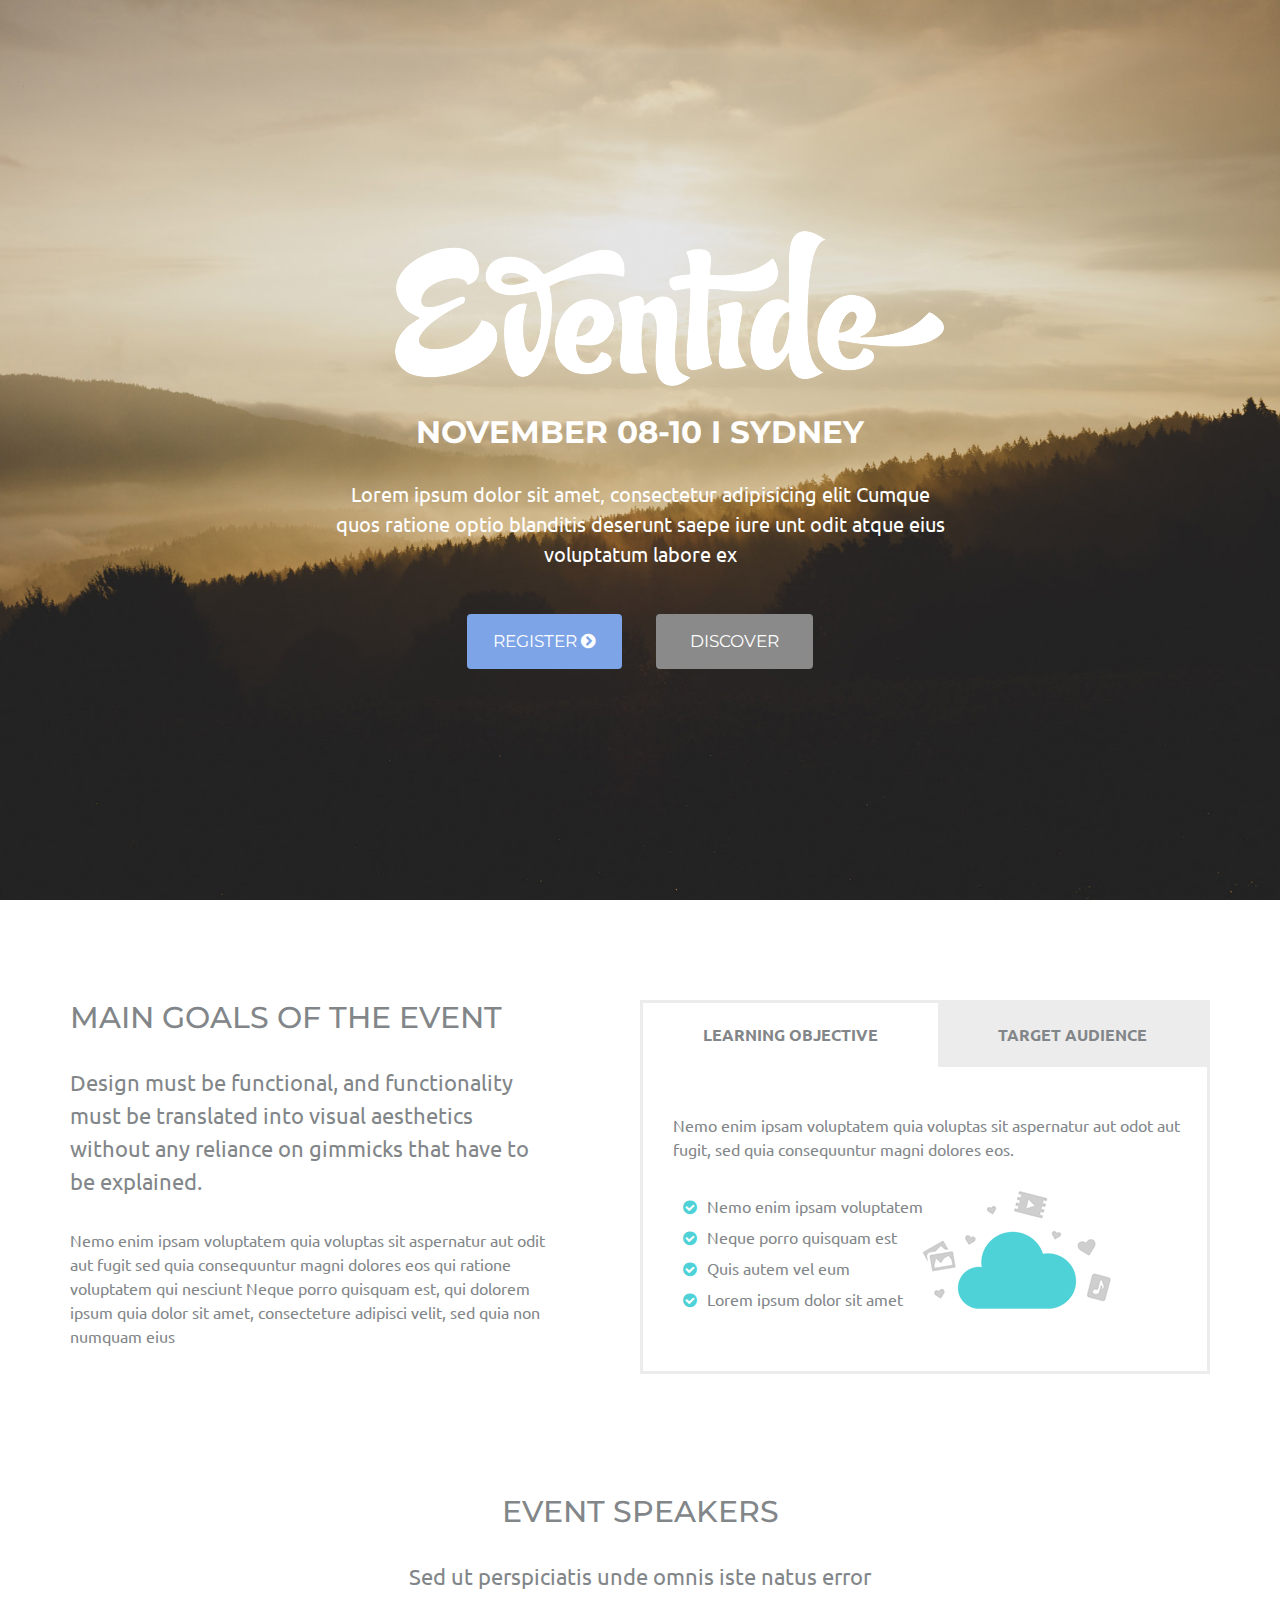
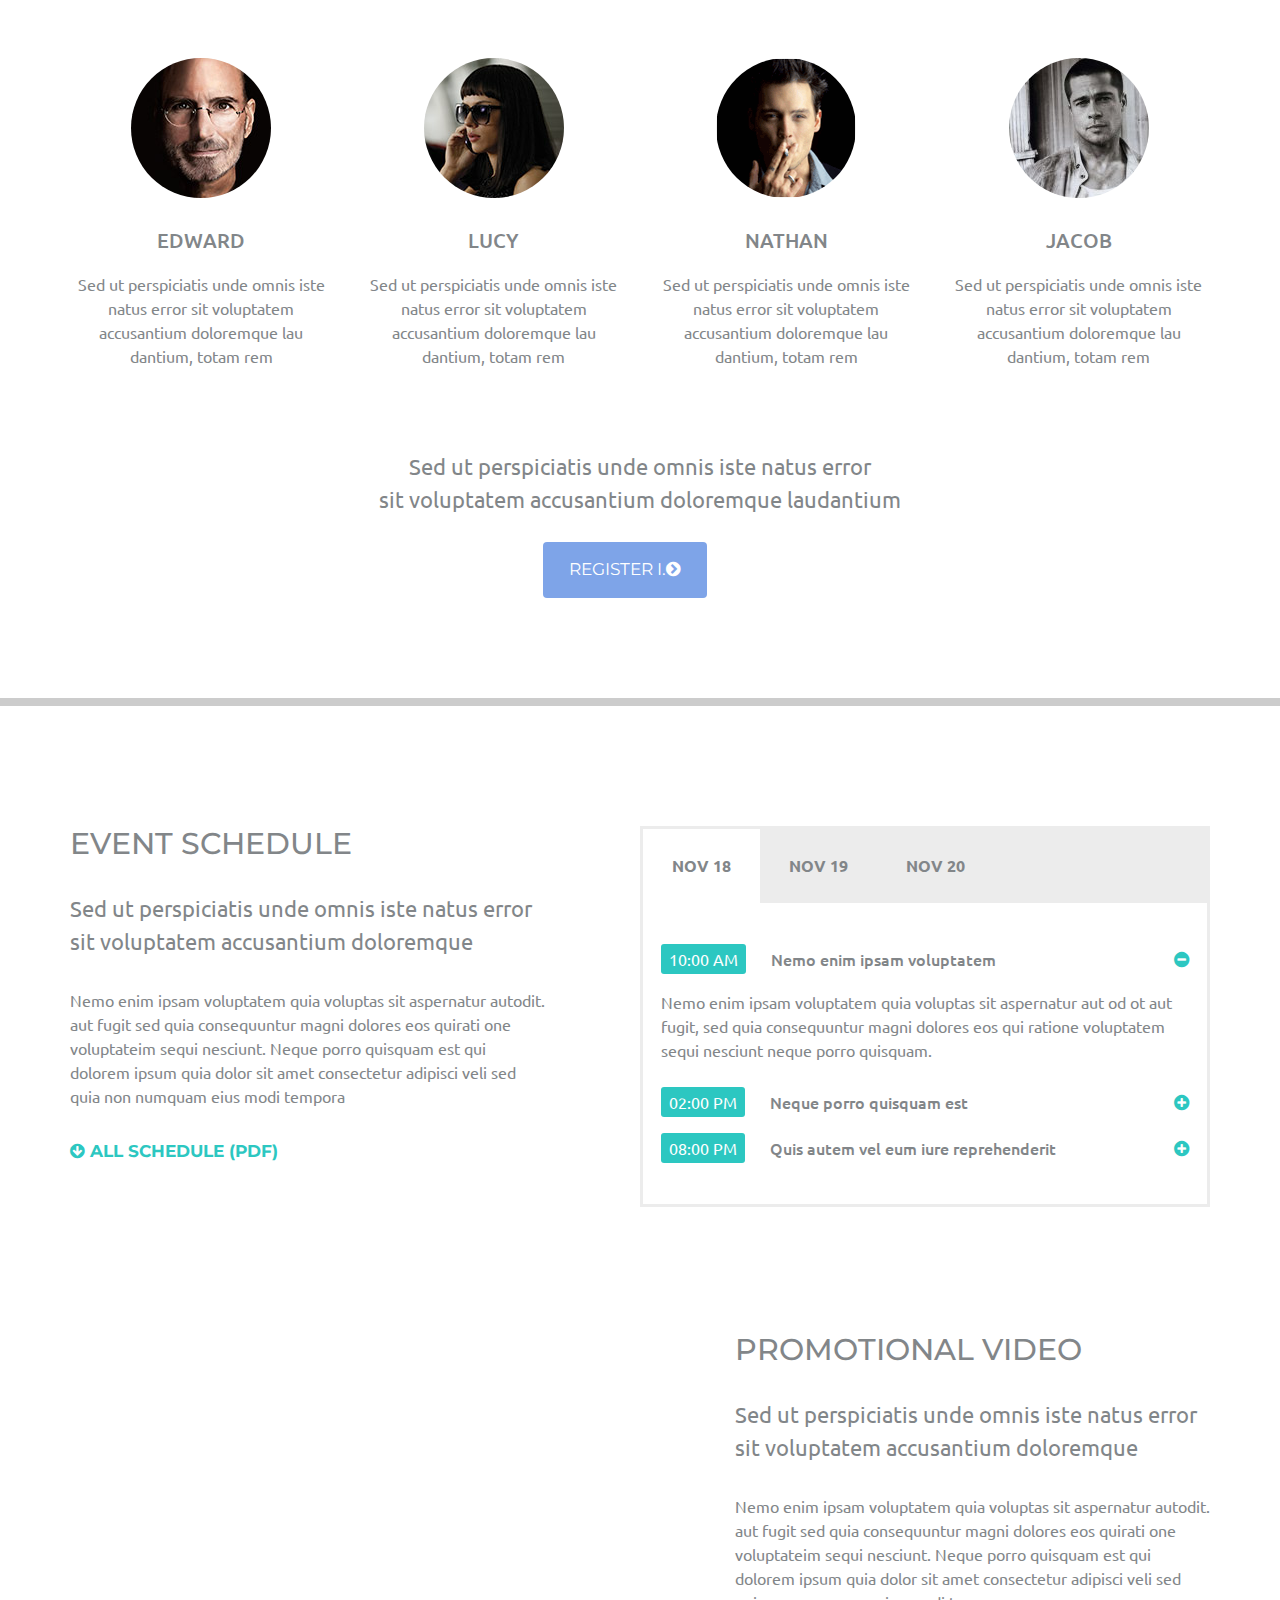
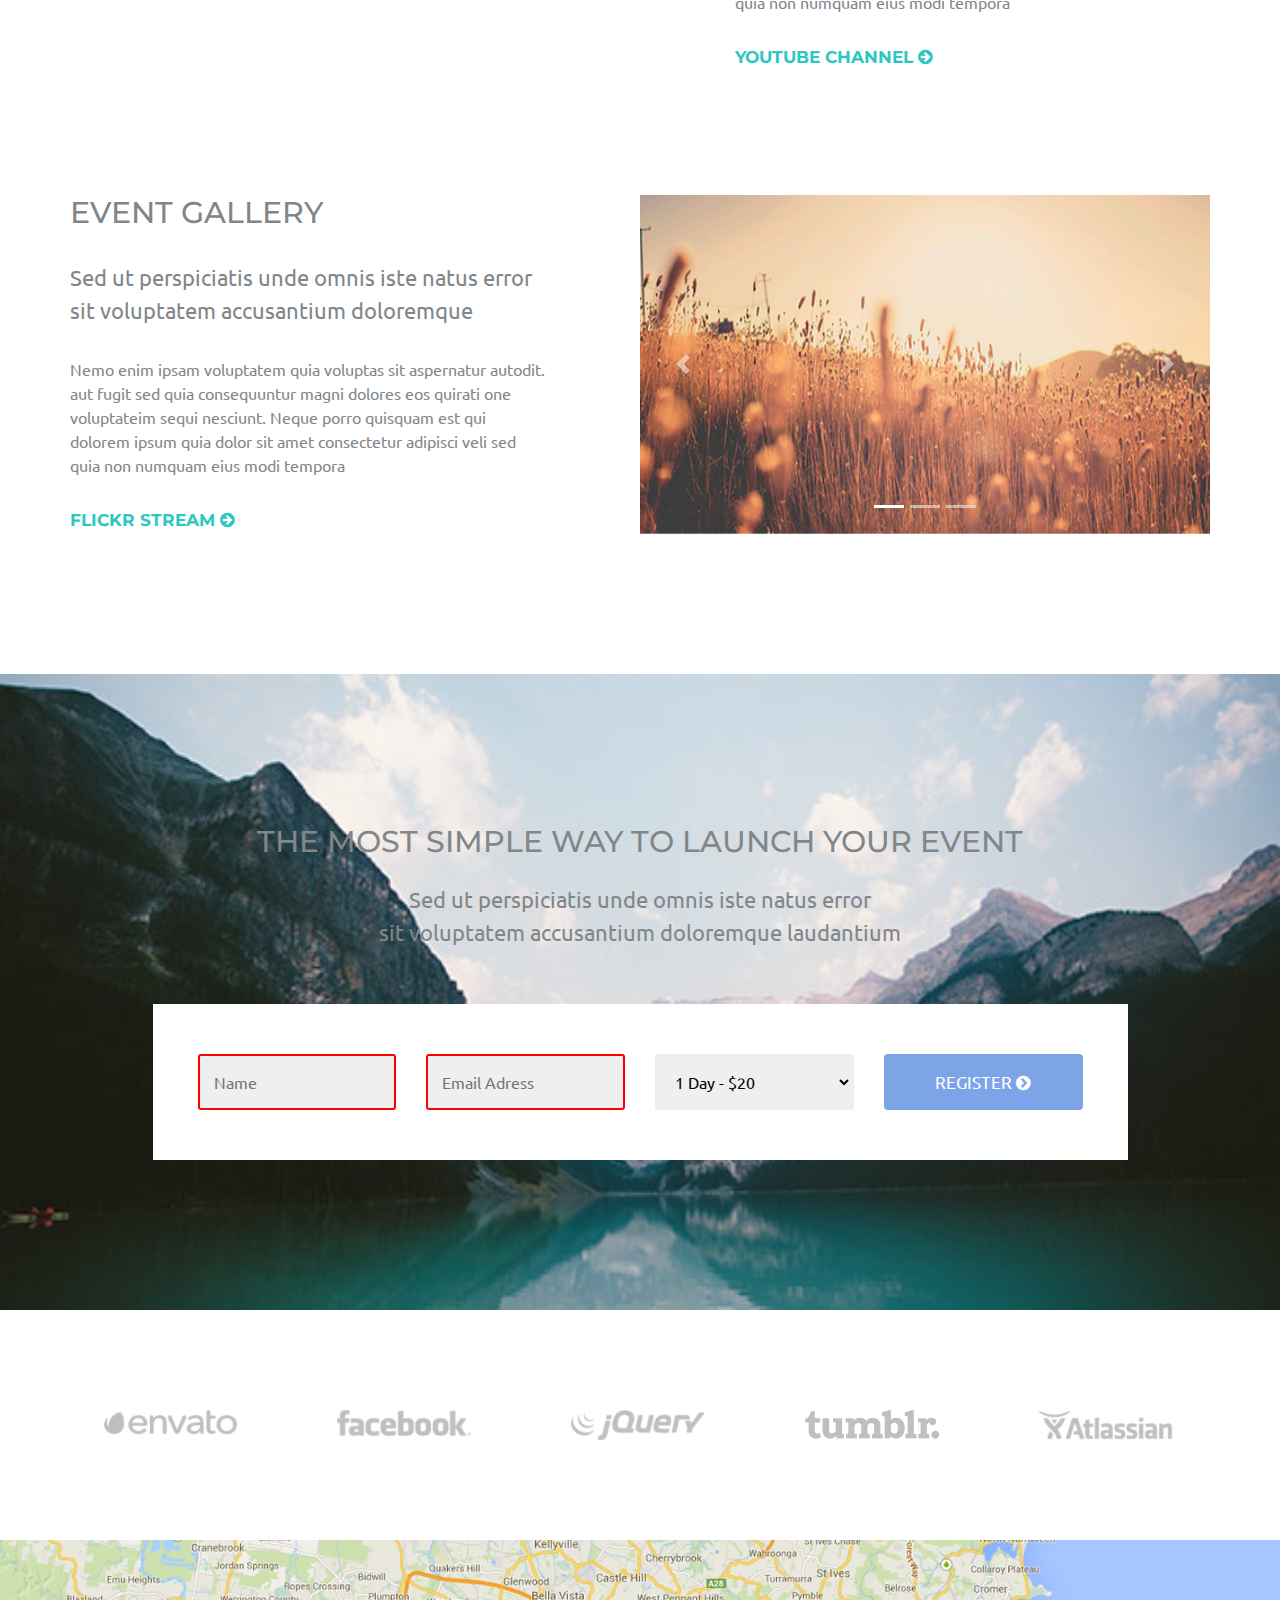
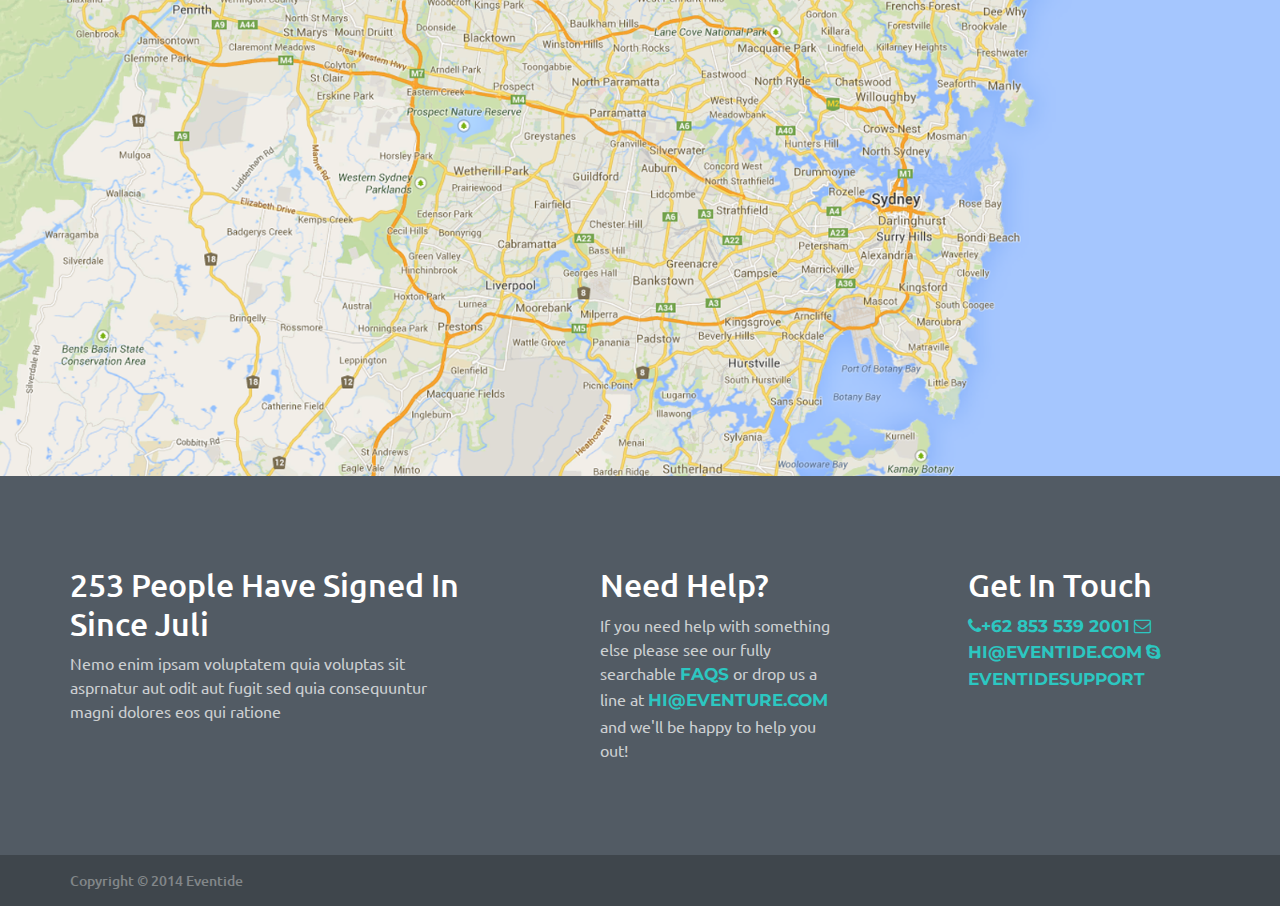
<file: Eventide-Grid/index.html>
<!DOCTYPE html>
<html lang="en">
<head>
	<meta charset="UTF-8">
	<title>Eventide</title>


	<link rel="stylesheet" href="libs/font-awesome-4.7.0/css/font-awesome.min.css">
	<link href="https://fonts.googleapis.com/css?family=Montserrat:200,300,400,500,600,700,800,900|Ubuntu:300,400,500,700" rel="stylesheet">
</head>
<body>

	<header class="header">
		<div class="header_text">
			<img class="header_logo" src="img/logo.png">
			<h1 class="header_title">NOVEMBER 08-10 I SYDNEY
			</h1>
			<p class="header_desc">Lorem ipsum dolor sit amet, consectetur adipisicing elit Cumque quos ratione optio  blanditis deserunt saepe iure unt odit atque eius voluptatum labore ex </p>
			<a href="#" class="btn-blue">REGISTER <i class="fa fa-chevron-circle-right"></i></a>
			<a href="#" class="btn-default">DISCOVER</a>
		</div>
	</header>
	<section class="section_top">
		<div class="wrap">
			<div class="main_event">
				<div class="left">
					<h2 class="h2">MAIN GOALS OF THE EVENT</h2>
					<p class="large">
						Design must be functional, and functionality must be translated into visual aesthetics without any reliance on gimmicks that have to be explained.
					</p>
					<p>
						Nemo enim ipsam voluptatem quia voluptas sit aspernatur aut odit aut fugit sed quia consequuntur magni dolores eos qui ratione voluptatem qui nesciunt Neque porro quisquam est, qui dolorem ipsum quia dolor sit amet, consecteture adipisci velit, sed quia non numquam eius
					</p>
				</div>
				<div class="right">
					<div class="tabs">
						<ul class="menu-tabs">
							<li><a href="#" class="active">LEARNING OBJECTIVE</a></li>
							<li><a href="#">TARGET AUDIENCE</a></li>
						</ul>
						<div class="tab-content">
							<div class="tab-box">
								<p class="desc">Nemo enim ipsam voluptatem quia voluptas sit aspernatur aut odot aut fugit, sed quia consequuntur magni dolores eos.</p>
								<div class="list-image">
									<ul class="list-tab">
										<li>Nemo enim ipsam voluptatem</li>
										<li>Neque porro quisquam est</li>
										<li>Quis autem vel eum</li>
										<li>Lorem ipsum dolor sit amet</li>
									</ul>
									<img class="tab-img" src="img/tab_img.png">
								</div>
							</div>
						</div>
					</div>
				</div>
			</div>
			<div class="event_speakers">
				<h2 class="h2">EVENT SPEAKERS</h2>
				<p class="large">Sed ut perspiciatis unde omnis iste natus error </p>
			</div>
			<div class="event_icon">
				<div class="box">
					<div class="image-icon">
						<div class="icon"><i class="fa fa-twitter"></i></div>
						<div class="image"><img src="img/jobs.jpg" alt=""></div>
						<h3 class="h3">Edward</h3>
					</div>
					<p class="desc">
						Sed ut perspiciatis unde omnis iste natus error sit voluptatem accusantium doloremque lau dantium, totam rem
					</p>
				</div>
				<div class="box">
					<div class="image-icon">
						<div class="icon"><i class="fa fa-twitter"></i></div>
						<div class="image"><img src="img/lucy.jpg" alt=""></div>
						<h3 class="h3">LUCY</h3>
					</div>
					<p class="desc">
						Sed ut perspiciatis unde omnis iste natus error sit voluptatem accusantium doloremque lau dantium, totam rem
					</p>
				</div>
				<div class="box">
					<div class="image-icon">
						<div class="icon"><i class="fa fa-twitter"></i></div>
						<div class="image"><img src="img/natan.gif" alt=""></div>
						<h3 class="h3">NATHAN</h3>
					</div>
					<p class="desc">
						Sed ut perspiciatis unde omnis iste natus error sit voluptatem accusantium doloremque lau dantium, totam rem
					</p>
				</div>
				<div class="box">
					<div class="image-icon">
						<div class="icon"><i class="fa fa-twitter"></i></div>
						<div class="image"><img src="img/brad.jpg" alt=""></div>
						<h3 class="h3">JACOB</h3>
					</div>
					<p class="desc">
						Sed ut perspiciatis unde omnis iste natus error sit voluptatem accusantium doloremque lau dantium, totam rem
					</p>
				</div>
			</div>
			<div class="event_text_btn">
				<p class="large">
					Sed ut perspiciatis unde omnis iste natus error <br>sit voluptatem accusantium doloremque laudantium
				</p>
				<a href="#" class="btn-blue">register i.<fa class="fa fa-chevron-circle-right"></fa></a>
			</div>
		</div>
	</section>

	<section class="section_center">
		<div class="wrap">
			<div class="boxes">
				<div class="box">
					<h2 class="h2">EVENT schedule</h2>
					<p class="large">Sed ut perspiciatis unde omnis iste natus error sit voluptatem accusantium doloremque</p>
					<p>Nemo enim ipsam voluptatem quia voluptas sit aspernatur
					autodit. aut fugit sed quia consequuntur magni dolores eos quirati one voluptateim sequi nesciunt. Neque porro quisquam est qui dolorem ipsum quia dolor sit amet consectetur adipisci veli sed quia non numquam eius modi tempora </p>
					<a class="link" href="">
						<i class="fa fa-arrow-circle-down" aria-hidden="true"></i>
						ALL Schedule (PDF)
					</a>
				</div>
				<div class="box">
					<div class="event_schedule_tabs">
						<ul class="menu_tabs">
							<li><a href="#" class="active">NOV 18</a></li>
							<li><a href="#">NOV 19</a></li>
							<li><a href="#">NOV 20</a></li>
						</ul>
						<div class="tab_content">
							<div class="tab_box">
								<ul>
									<li>10:00 AM</li>
									<li>Nemo enim ipsam voluptatem</li>
									<li><i class="fa fa-minus-circle" aria-hidden="true"></i></li>
								</ul>
								<p class="desc">Nemo enim ipsam voluptatem quia voluptas sit aspernatur aut od
									ot aut fugit, sed quia consequuntur magni dolores eos qui ratione voluptatem sequi nesciunt neque porro quisquam.
								</p>
								<ul>
									<li>02:00 PM</li>
									<li>Neque porro quisquam est</li>
									<li><i class="fa fa-plus-circle" aria-hidden="true"></i></li>
								</ul>
								<ul>
									<li>08:00 PM</li>
									<li>Quis autem vel eum iure reprehenderit</li>
									<li><i class="fa fa-plus-circle" aria-hidden="true"></i></li>
								</ul>
							</div>
						</div>
					</div>
				</div>
				<div class="box">
					<iframe width="100%" height="100%" src="https://www.youtube.com/embed/lqB6KUX7MyM" frameborder="0" allow="autoplay; encrypted-media" allowfullscreen></iframe>
				</div>
				<div class="box">
					<h2 class="h2">PROMOTIONAL VIDEO</h2>
					<p class="large">Sed ut perspiciatis unde omnis iste natus error sit voluptatem accusantium doloremque</p>
					<p>Nemo enim ipsam voluptatem quia voluptas sit aspernatur
					autodit. aut fugit sed quia consequuntur magni dolores eos quirati one voluptateim sequi nesciunt. Neque porro quisquam est qui dolorem ipsum quia dolor sit amet consectetur adipisci veli sed quia non numquam eius modi tempora </p>
					<a class="link" href="">
						YOUTUBE CHANNEL
						<i class="fa fa-arrow-circle-right" aria-hidden="true"></i>
					</a>
				</div>
				<div class="box">
					<h2 class="h2">event gallery</h2>
					<p class="large">Sed ut perspiciatis unde omnis iste natus error sit voluptatem accusantium doloremque</p>
					<p>Nemo enim ipsam voluptatem quia voluptas sit aspernatur
					autodit. aut fugit sed quia consequuntur magni dolores eos quirati one voluptateim sequi nesciunt. Neque porro quisquam est qui dolorem ipsum quia dolor sit amet consectetur adipisci veli sed quia non numquam eius modi tempora </p>
					<a class="link" href="">
						FLICKR STREAM
						<i class="fa fa-arrow-circle-right" aria-hidden="true"></i>
					</a>
				</div>
				<div class="box">
					<div id="carouselExampleIndicators" class="carousel slide" data-ride="carousel">
						<ol class="carousel-indicators">
							<li data-target="#carouselExampleIndicators" data-slide-to="0" class="active"></li>
							<li data-target="#carouselExampleIndicators" data-slide-to="1"></li>
							<li data-target="#carouselExampleIndicators" data-slide-to="2"></li>
						</ol>
						<div class="carousel-inner">
							<div class="carousel-item active">
								<img src="img/slider1.jpg" alt="First slide">
							</div>
							<div class="carousel-item">
								<img src="img/slider4.jpg" alt="Second slide">
							</div>
							<div class="carousel-item">
								<img src="img/slider3.jpg" alt="Third slide">
							</div>
						</div>
						<a class="carousel-control-prev" href="#carouselExampleIndicators" role="button" data-slide="prev">
							<span class="carousel-control-prev-icon" aria-hidden="true"></span>
							<span class="sr-only">Previous</span>
						</a>
						<a class="carousel-control-next" href="#carouselExampleIndicators" role="button" data-slide="next">
							<span class="carousel-control-next-icon" aria-hidden="true"></span>
							<span class="sr-only">Next</span>
						</a>
					</div>
				</div>
			</div>
		</div>
	</section>

	<section class="section_bottom">
		<h2 class="h2">THE MOST SIMPLE WAY TO LAUNCH YOUR EVENT</h2>
		<p class="large">Sed ut perspiciatis unde omnis iste natus error <br> sit voluptatem accusantium doloremque laudantium</p>
		<form>
			<div class="entry">
				<div class="inp">
					<input type="text" name="Name" placeholder="Name" required>
					<i class="fa fa-check-circle"></i>
				</div>
				<div class="inp">
					<input type="email" name="Email Adress" placeholder="Email Adress" required>
					<i class="fa fa-check-circle"></i>
				</div>
				<select title="Choose date of your birth" style="width: auto;">
					<option>1 Day - $20</option>
					<option>2 Day - $25</option>
					<option>3 Day - $40</option>
				</select>
				<button type="submit" class="btn-blue">REGISTER <i class="fa fa-chevron-circle-right"></i></button>
			</div>
		</form>
	</section>
	<div class="sponsors">
		<div class="slider owl-carousel">
			<div class="spon"><img src="img/sponsor_envato.png" alt=""></div>
			<div class="spon"><img src="img/sponsor_facebook.png" alt=""></div>
			<div class="spon"><img src="img/sponsor_jquery.png" alt=""></div>
			<div class="spon"><img src="img/sponsor_tumblr.png" alt=""></div>
			<div class="spon"><img src="img/sponsor_atlassian.png" alt=""></div>
		</div>
	</div>

	<div class="map">
		<img src="img/Map Here.png">
	</div>

	<section class="footer">
		<div class="wrap">
			<div class="stat">
				<h2>253 People Have Signed In Since Juli</h2>
				<p>Nemo enim ipsam voluptatem quia voluptas sit asprnatur aut odit aut fugit sed quia consequuntur magni dolores eos qui ratione</p>
			</div>
			<div class="help">
				<h2>Need Help?</h2>
				<p>If you need help with something else please see our fully searchable <a class="link" href="#">FAQs</a> or drop us a line at <a class="link" href="#">hi@eventure.com</a> and we'll be happy to help you out!</p>
			</div>
			<div class="contacts">
				<h2>Get In Touch</h2>
				<a href="#" class="link"><i class="fa fa-phone"></i>+62 853 539 2001</a>
				<a href="#" class="link"><i class="fa fa-envelope-o"></i>hi@eventide.com</a>
				<a href="#" class="link"><i class="fa fa-skype"></i>Eventidesupport</a>
			</div>
		</div>
	</section>

	<div class="copyright">
		<div class="wrap">Copyright © 2014 Eventide</div>
	</div>

	<link rel="stylesheet" href="libs/bootstrap-4.0.0/css/bootstrap.min.css">
	<link rel="stylesheet" href="libs/OwlCarousel2-2.2.1/dist/assets/owl.carousel.min.css">
	<link rel="stylesheet" href="css/style.css">

	<script src="libs/jquery/jquery-3.2.1.min.js"></script>
	<script src="libs/OwlCarousel2-2.2.1/dist/owl.carousel.min.js"></script>
	<script src="libs/bootstrap-4.0.0/js/popper.min.js"></script>
	<script src="libs/bootstrap-4.0.0/js/bootstrap.min.js"></script>

	<script>
		$('.slider').owlCarousel({
			items: 5,
			loop: true
		});
	</script>
	<script>document.write('<script src="http://' + (location.host || 'localhost').split(':')[0] + ':35729/livereload.js?snipver=1"></' + 'script>')</script>
</body>
</html>
</file>
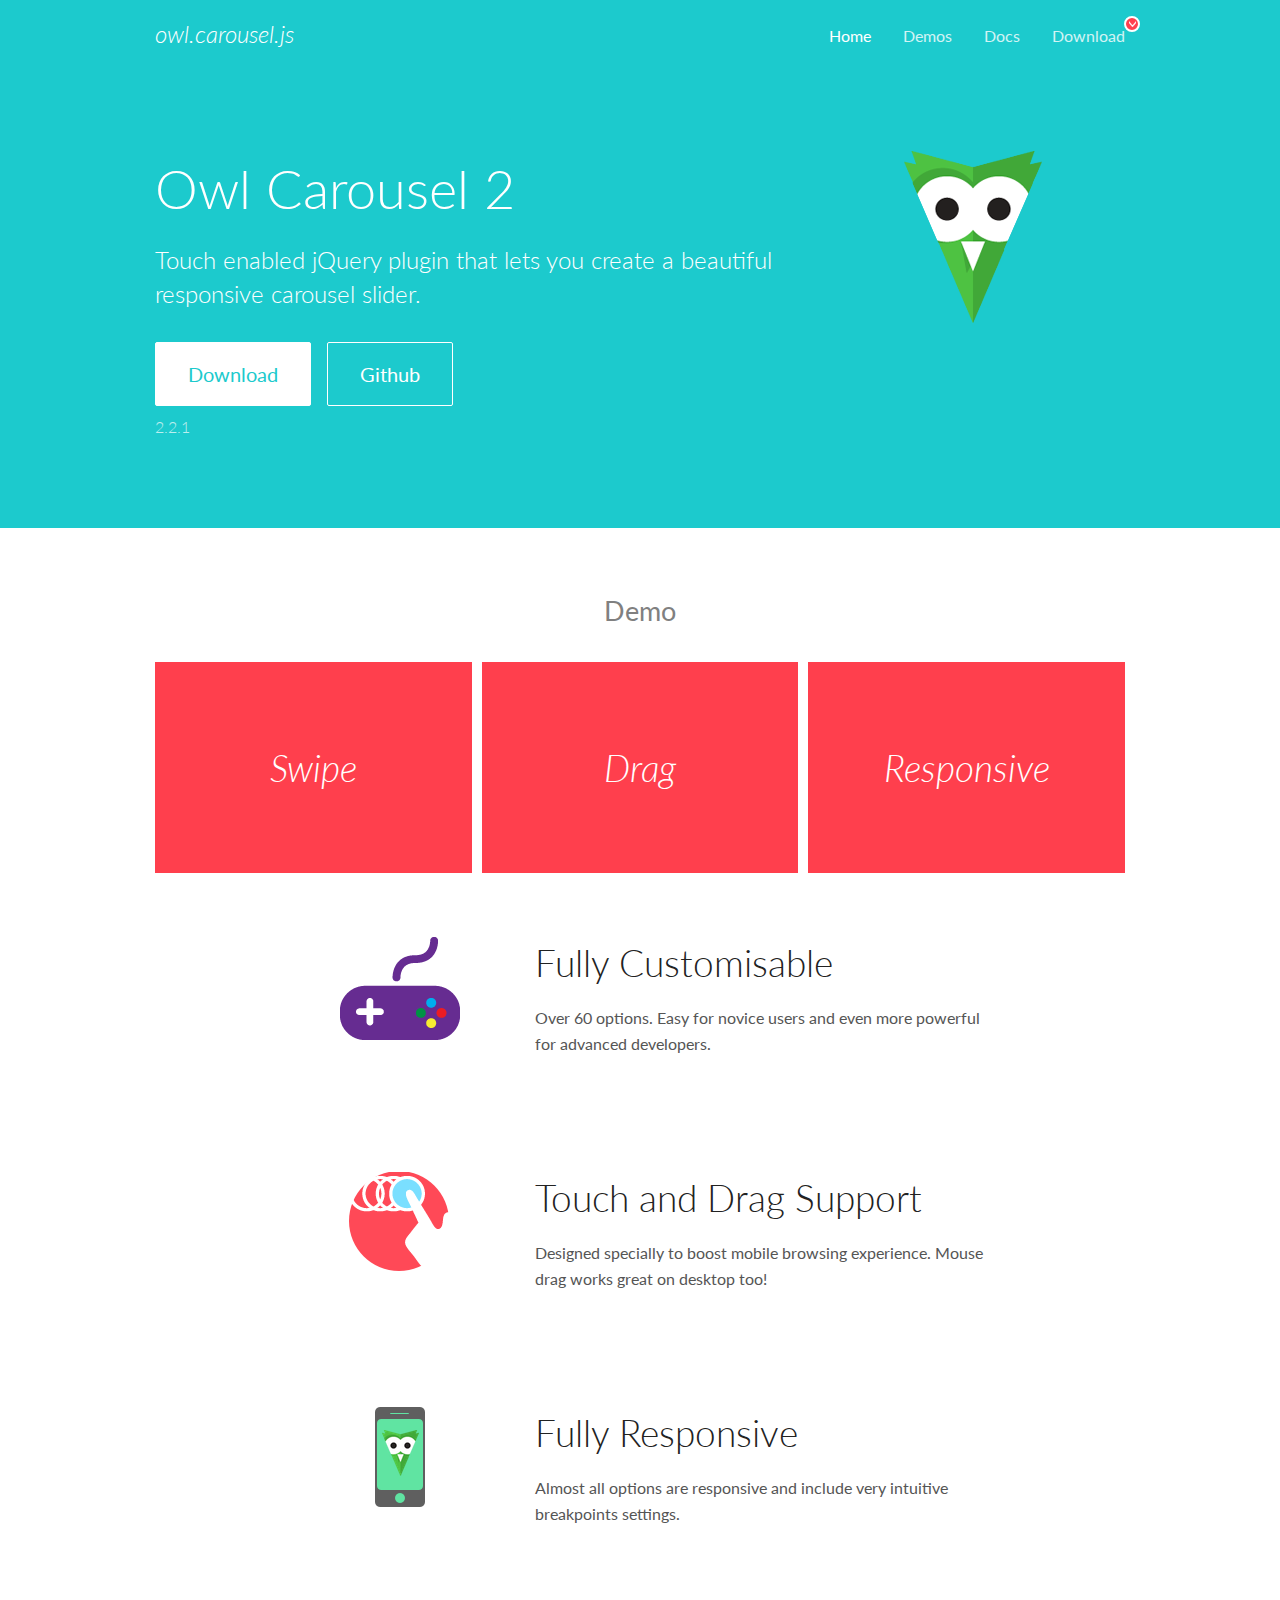
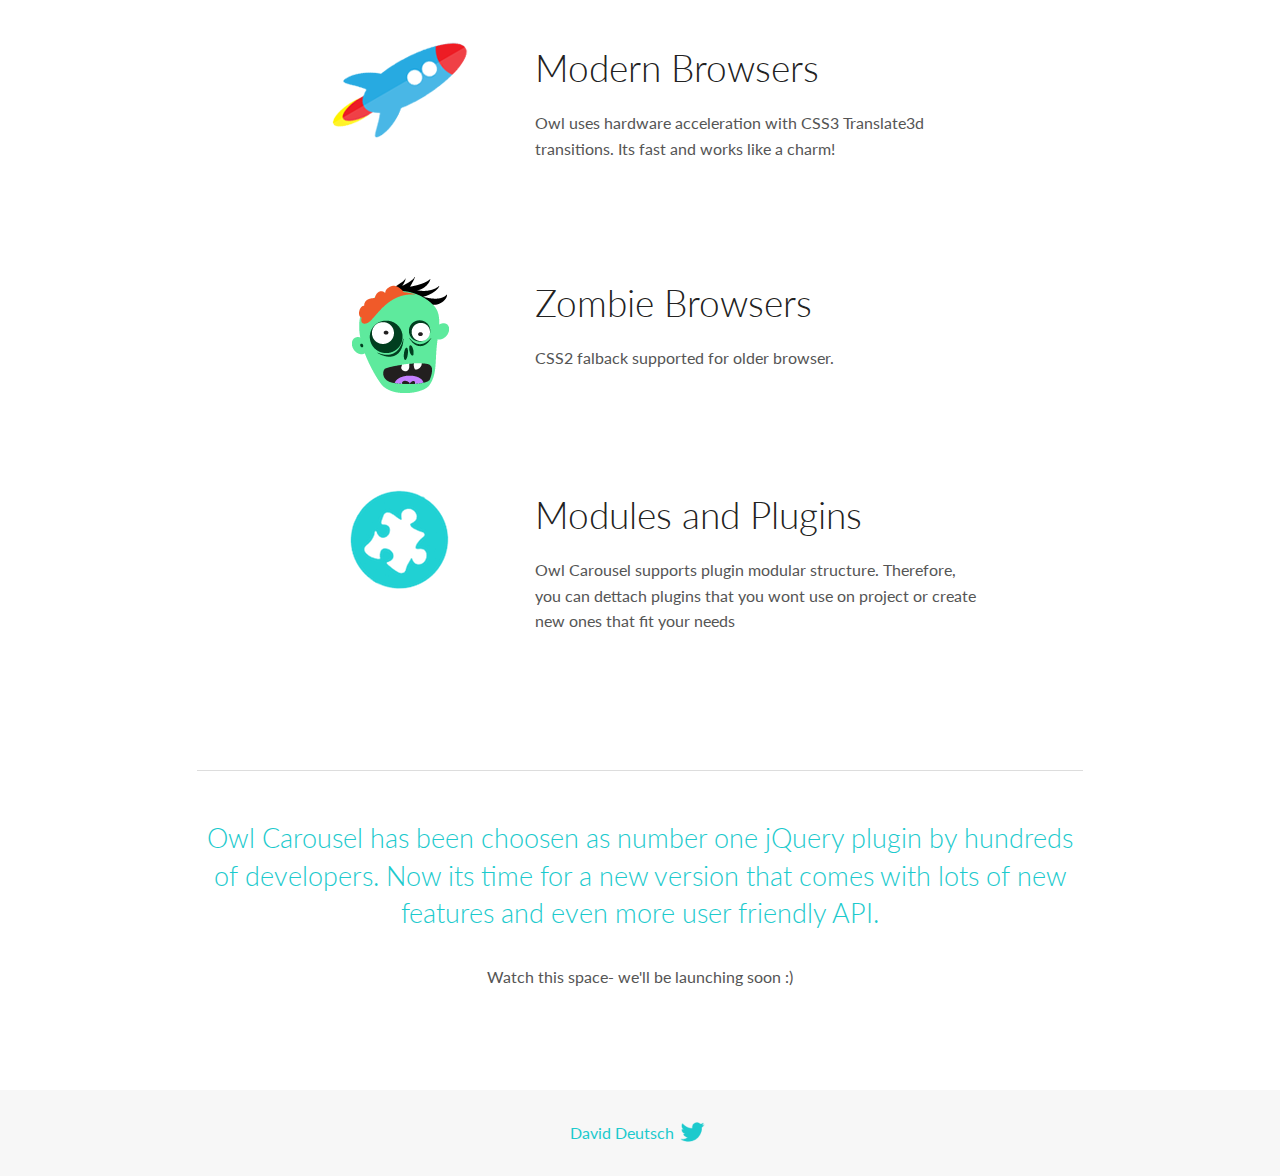
<file: Eventide-Grid/libs/OwlCarousel2-2.2.1/docs/index.html>
<!DOCTYPE html>
<html lang="en">
  <head>

    <!-- head -->
    <meta charset="utf-8">
    <meta name="msapplication-tap-highlight" content="no" />
    <meta name="viewport" content="width=device-width, initial-scale=1.0" />
    <meta name="description" content="Touch enabled jQuery plugin that lets you create beautiful responsive carousel slider.">
    <meta name="author" content="David Deutsch">
    <title>
      Home | Owl Carousel | 2.2.1
    </title>

    <!-- Stylesheets -->
    <link href='https://fonts.googleapis.com/css?family=Lato:300,400,700,400italic,300italic' rel='stylesheet' type='text/css'>
    <link rel="stylesheet" href="assets/css/docs.theme.min.css">

    <!-- Owl Stylesheets -->
    <link rel="stylesheet" href="assets/owlcarousel/assets/owl.carousel.min.css">
    <link rel="stylesheet" href="assets/owlcarousel/assets/owl.theme.default.min.css">

    <!-- HTML5 shim and Respond.js IE8 support of HTML5 elements and media queries -->

    <!--[if lt IE 9]>
      <script src="https://oss.maxcdn.com/libs/html5shiv/3.7.0/html5shiv.js"></script>
      <script src="https://oss.maxcdn.com/libs/respond.js/1.3.0/respond.min.js"></script>
    <![endif]-->

    <!-- Favicons -->
    <link rel="apple-touch-icon-precomposed" sizes="144x144" href="assets/ico/apple-touch-icon-144-precomposed.png">
    <link rel="shortcut icon" href="assets/ico/favicon.png">
    <link rel="shortcut icon" href="favicon.ico">

    <!-- Yeah i know js should not be in header. Its required for demos.-->

    <!-- javascript -->
    <script src="assets/vendors/jquery.min.js"></script>
    <script src="assets/owlcarousel/owl.carousel.js"></script>
  </head>
  <body>

    <!-- header -->
    <header class="header">
      <div class="row">
        <div class="large-12 columns">
          <div class="brand left">
            <h3>
              <a href="/OwlCarousel2/">owl.carousel.js</a> 
            </h3>
          </div>
          <a id="toggle-nav" class="right">
            <span></span> <span></span> <span></span> 
          </a> 
          <div class="nav-bar">
            <ul class="clearfix">
              <li class="active">
                <a href="/OwlCarousel2/index.html">Home</a> 
              </li>
              <li> <a href="/OwlCarousel2/demos/demos.html">Demos</a>  </li>
              <li> <a href="/OwlCarousel2/docs/started-welcome.html">Docs</a>  </li>
              <li>
                <a href="https://github.com/OwlCarousel2/OwlCarousel2/archive/2.2.1.zip">Download</a> 
                <span class="download"></span> 
              </li>
            </ul>
          </div>
        </div>
      </div>
    </header>

    <!-- home panel -->
    <section id="hero">
      <div class="row">
        <div class="large-8 medium-8 columns">
          <h1>Owl Carousel 2</h1>
          <h4>Touch enabled jQuery plugin that lets you create a beautiful responsive carousel slider.</h4>
          <a href="https://github.com/OwlCarousel2/OwlCarousel2/archive/2.2.1.zip" class="hero-button">Download</a> 
          <a href="https://github.com/OwlCarousel2/OwlCarousel2" class="hero-button outline">Github</a> 
          <p>2.2.1</p>
        </div>
        <div class="large-4 medium-4 columns">
          <img class="owl-logo" src="assets/img/owl-logo.png" alt="mr. Owl">
        </div>
      </div>
    </section>

    <!-- body -->
    <div class="home-demo">
      <div class="row">
        <div class="large-12 columns">
          <h3>Demo</h3>
          <div class="owl-carousel">
            <div class="item">
              <h2>Swipe</h2>
            </div>
            <div class="item">
              <h2>Drag</h2>
            </div>
            <div class="item">
              <h2>Responsive</h2>
            </div>
            <div class="item">
              <h2>CSS3</h2>
            </div>
            <div class="item">
              <h2>Fast</h2>
            </div>
            <div class="item">
              <h2>Easy</h2>
            </div>
            <div class="item">
              <h2>Free</h2>
            </div>
            <div class="item">
              <h2>Upgradable</h2>
            </div>
            <div class="item">
              <h2>Tons of options</h2>
            </div>
            <div class="item">
              <h2>Infinity</h2>
            </div>
            <div class="item">
              <h2>Auto Width</h2>
            </div>
          </div>
        </div>
      </div>
    </div>
    <script>
      var owl = $('.owl-carousel');
      owl.owlCarousel({
        margin: 10,
        loop: true,
        responsive: {
          0: {
            items: 1
          },
          600: {
            items: 2
          },
          1000: {
            items: 3
          }
        }
      })
    </script>

    <!-- features -->
    <div id="features">
      <div class="row">
        <div class="small-12 medium-9 small-centered columns">
          <section class="row feature">
            <div class="medium-4 small-12 columns">
              <img src="assets/img/feature-options.png" alt="">
            </div>
            <div class="medium-8 small-12 columns">
              <h2>Fully Customisable</h2>
              <p>Over 60 options. Easy for novice users and even more powerful for advanced developers.</p>
            </div>
          </section>
          <section class="row feature">
            <div class="medium-4 small-12 columns">
              <img src="assets/img/feature-drag.png" alt="">
            </div>
            <div class="medium-8 small-12 columns">
              <h2>Touch and Drag Support</h2>
              <p>Designed specially to boost mobile browsing experience. Mouse drag works great on desktop too!</p>
            </div>
          </section>
          <section class="row feature">
            <div class="medium-4 small-12 columns">
              <img src="assets/img/feature-responsive.png" alt="">
            </div>
            <div class="medium-8 small-12 columns">
              <h2>Fully Responsive</h2>
              <p>Almost all options are responsive and include very intuitive breakpoints settings.</p>
            </div>
          </section>
          <section class="row feature">
            <div class="medium-4 small-12 columns">
              <img src="assets/img/feature-modern.png" alt="">
            </div>
            <div class="medium-8 small-12 columns">
              <h2>Modern Browsers</h2>
              <p>Owl uses hardware acceleration with CSS3 Translate3d transitions. Its fast and works like a charm! </p>
            </div>
          </section>
          <section class="row feature">
            <div class="medium-4 small-12 columns">
              <img src="assets/img/feature-zombie.png" alt="">
            </div>
            <div class="medium-8 small-12 columns">
              <h2>Zombie Browsers</h2>
              <p>CSS2 falback supported for older browser.</p>
            </div>
          </section>
          <section class="row feature">
            <div class="medium-4 small-12 columns">
              <img src="assets/img/feature-module.png" alt="">
            </div>
            <div class="medium-8 small-12 columns">
              <h2>Modules and Plugins</h2>
              <p>Owl Carousel supports plugin modular structure. Therefore, you can dettach plugins that you wont use on project or create new ones that fit your needs</p>
            </div>
          </section>
        </div>
      </div>
    </div>

    <!-- footer -->
    <section id="teaser-text">
      <div class="row">
        <div class="small-12 medium-11 small-centered columns">
          <hr>
          <h3 id="owl-carousel-has-been-choosen-as-number-one-jquery-plugin-by-hundreds-of-developers-now-its-time-for-a-new-version-that-comes-with-lots-of-new-features-and-even-more-user-friendly-api-">Owl Carousel has been choosen as number one jQuery plugin by hundreds of developers. Now its time for a new version that comes with lots of new features and even more user friendly API.</h3>
          <p>Watch this space- we&#39;ll be launching soon :)</p>
        </div>
      </div>
    </section>

    <!-- footer -->
    <footer class="footer">
      <div class="row">
        <div class="large-12 columns">
          <h5>
            <a href="/OwlCarousel2/docs/support-contact.html">David Deutsch</a> 
            <a id="custom-tweet-button" href="https://twitter.com/share?url=https://github.com/OwlCarousel2/OwlCarousel2&text=Owl Carousel - This is so awesome! " target="_blank"></a> 
          </h5>
        </div>
      </div>
    </footer>

    <!-- vendors -->
    <script src="assets/vendors/highlight.js"></script>
    <script src="assets/js/app.js"></script>
  </body>
</html>
</file>
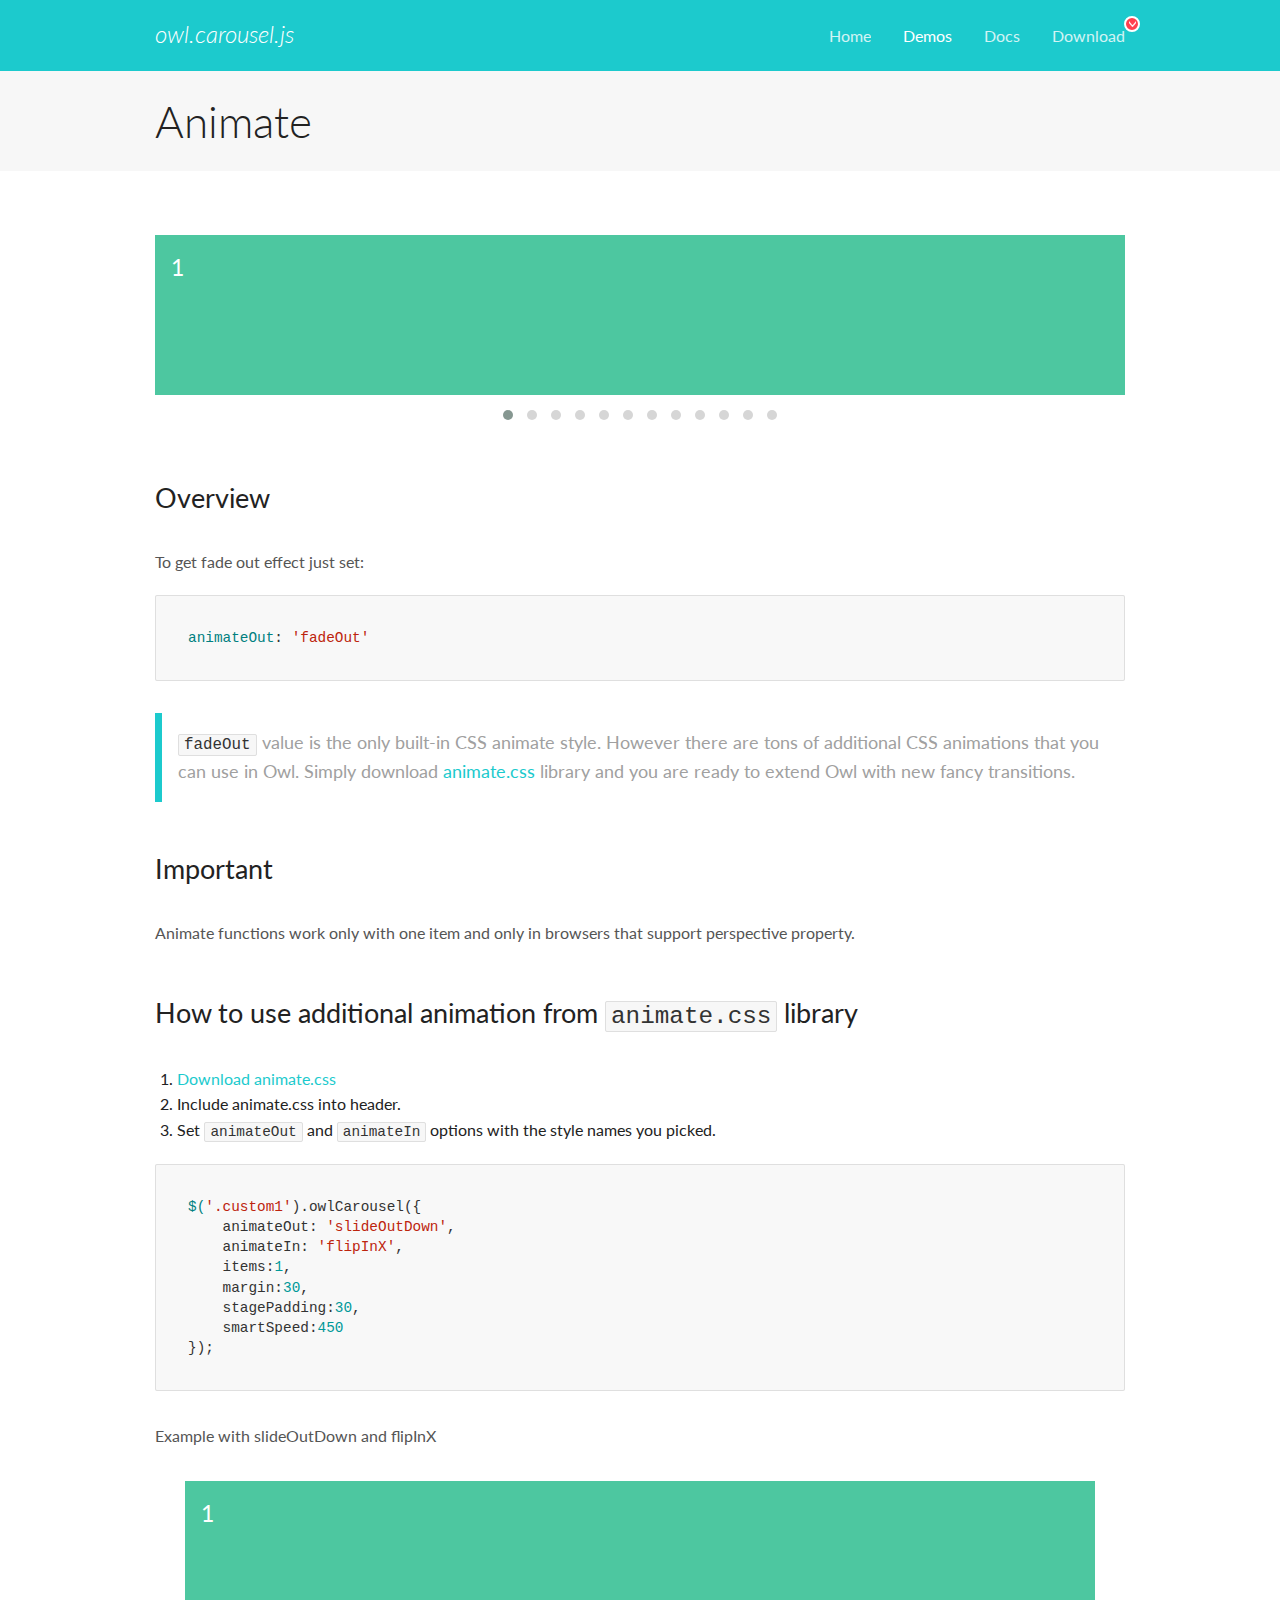
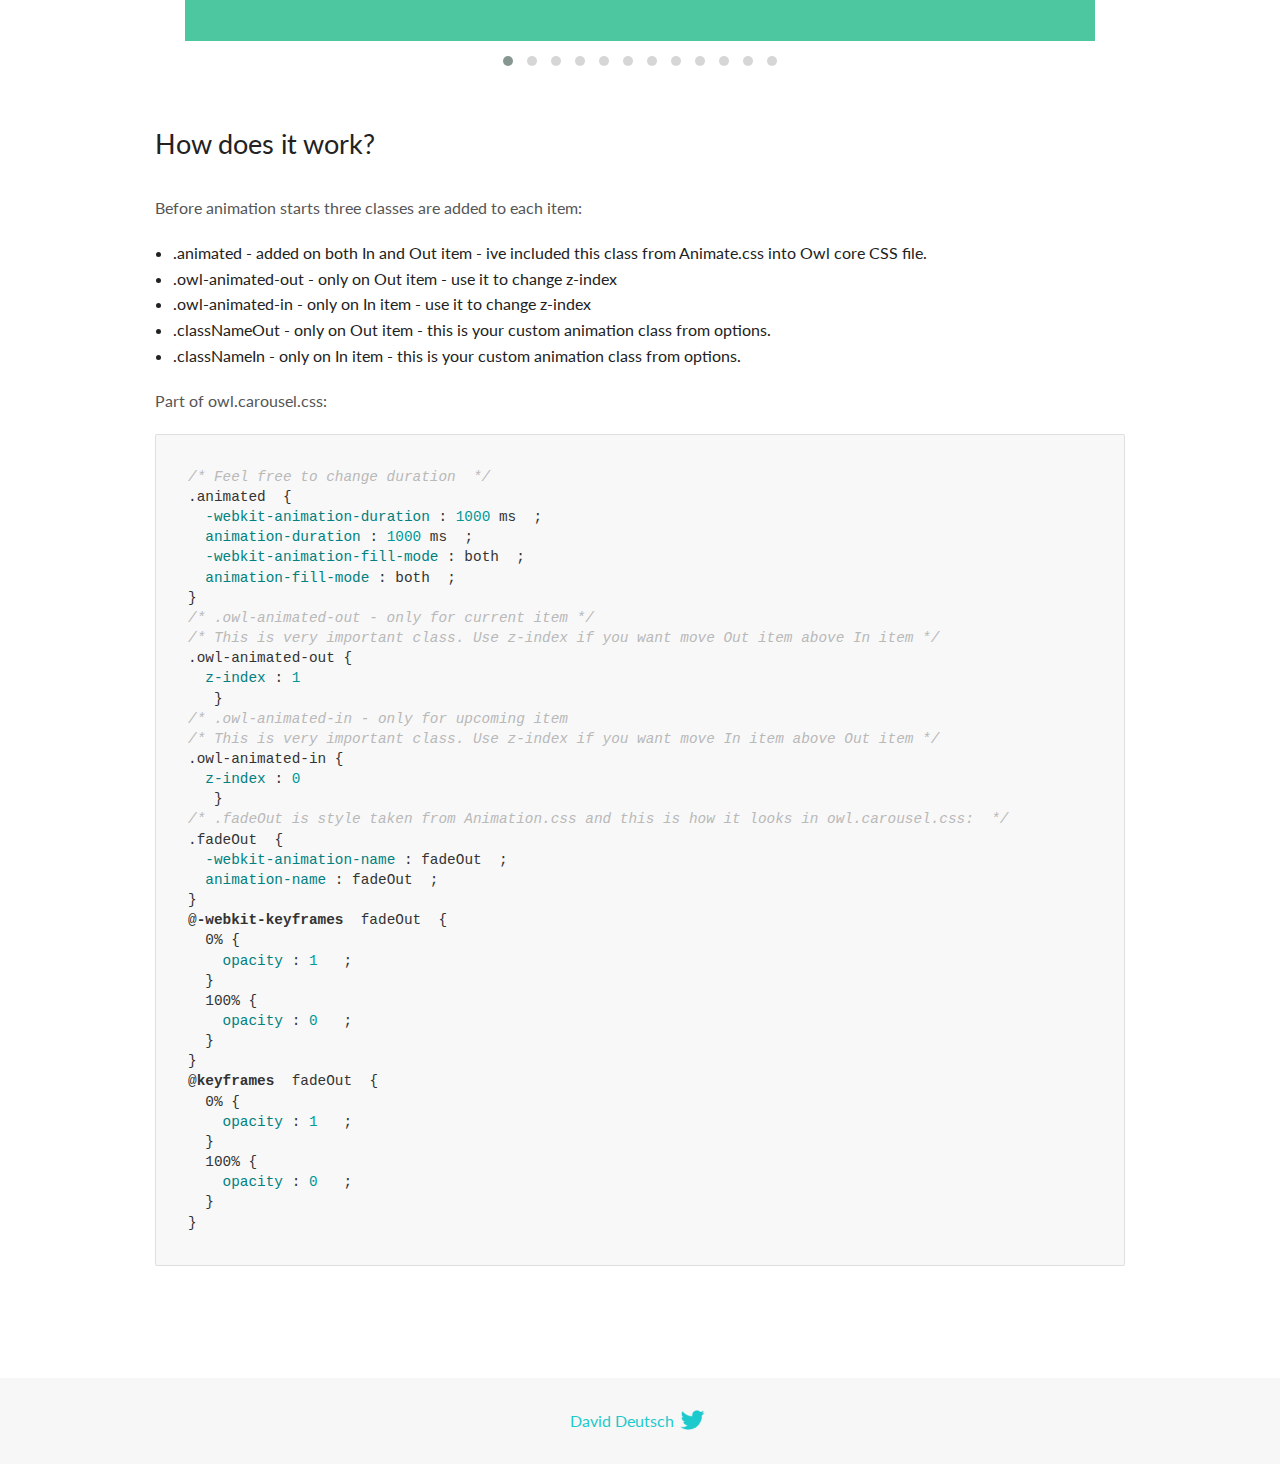
<file: Eventide-Grid/libs/OwlCarousel2-2.2.1/docs/demos/animate.html>
<!DOCTYPE html>
<html lang="en">
  <head>

    <!-- head -->
    <meta charset="utf-8">
    <meta name="msapplication-tap-highlight" content="no" />
    <meta name="viewport" content="width=device-width, initial-scale=1.0" />
    <meta name="description" content="Animate carousel">
    <meta name="author" content="David Deutsch">
    <title>
      Animate Demo | Owl Carousel | 2.2.1
    </title>

    <!-- Stylesheets -->
    <link href='https://fonts.googleapis.com/css?family=Lato:300,400,700,400italic,300italic' rel='stylesheet' type='text/css'>
    <link rel="stylesheet" href="../assets/css/docs.theme.min.css">

    <!-- Owl Stylesheets -->
    <link rel="stylesheet" href="../assets/owlcarousel/assets/owl.carousel.min.css">
    <link rel="stylesheet" href="../assets/owlcarousel/assets/owl.theme.default.min.css">

    <!-- HTML5 shim and Respond.js IE8 support of HTML5 elements and media queries -->

    <!--[if lt IE 9]>
      <script src="https://oss.maxcdn.com/libs/html5shiv/3.7.0/html5shiv.js"></script>
      <script src="https://oss.maxcdn.com/libs/respond.js/1.3.0/respond.min.js"></script>
    <![endif]-->

    <!-- Favicons -->
    <link rel="apple-touch-icon-precomposed" sizes="144x144" href="../assets/ico/apple-touch-icon-144-precomposed.png">
    <link rel="shortcut icon" href="../assets/ico/favicon.png">
    <link rel="shortcut icon" href="favicon.ico">

    <!-- Yeah i know js should not be in header. Its required for demos.-->

    <!-- javascript -->
    <script src="../assets/vendors/jquery.min.js"></script>
    <script src="../assets/owlcarousel/owl.carousel.js"></script>
  </head>
  <body>

    <!-- header -->
    <header class="header">
      <div class="row">
        <div class="large-12 columns">
          <div class="brand left">
            <h3>
              <a href="/OwlCarousel2/">owl.carousel.js</a> 
            </h3>
          </div>
          <a id="toggle-nav" class="right">
            <span></span> <span></span> <span></span> 
          </a> 
          <div class="nav-bar">
            <ul class="clearfix">
              <li> <a href="/OwlCarousel2/index.html">Home</a>  </li>
              <li class="active">
                <a href="/OwlCarousel2/demos/demos.html">Demos</a> 
              </li>
              <li> <a href="/OwlCarousel2/docs/started-welcome.html">Docs</a>  </li>
              <li>
                <a href="https://github.com/OwlCarousel2/OwlCarousel2/archive/2.2.1.zip">Download</a> 
                <span class="download"></span> 
              </li>
            </ul>
          </div>
        </div>
      </div>
    </header>

    <!-- title -->
    <section class="title">
      <div class="row">
        <div class="large-12 columns">
          <h1>Animate</h1>
        </div>
      </div>
    </section>

    <!--  Demos -->
    <section id="demos">
      <div class="row">
        <div class="large-12 columns">
          <div class="fadeOut owl-carousel owl-theme">
            <div class="item">
              <h4>1</h4>
            </div>
            <div class="item">
              <h4>2</h4>
            </div>
            <div class="item">
              <h4>3</h4>
            </div>
            <div class="item">
              <h4>4</h4>
            </div>
            <div class="item">
              <h4>5</h4>
            </div>
            <div class="item">
              <h4>6</h4>
            </div>
            <div class="item">
              <h4>7</h4>
            </div>
            <div class="item">
              <h4>8</h4>
            </div>
            <div class="item">
              <h4>9</h4>
            </div>
            <div class="item">
              <h4>10</h4>
            </div>
            <div class="item">
              <h4>11</h4>
            </div>
            <div class="item">
              <h4>12</h4>
            </div>
          </div>
          <h3 id="overview">Overview</h3>
          <p>To get fade out effect just set:</p>
          <pre><code>animateOut: &#39;fadeOut&#39;</code></pre>
          <blockquote>
            <p><code>fadeOut</code> value is the only built-in CSS animate style. However there are tons of additional CSS animations that you can use in Owl. Simply download
              <a href="https://daneden.github.io/animate.css/">animate.css</a>  library and you are ready to extend Owl with new fancy transitions.</p>
          </blockquote>
          <h3 id="important">Important</h3>
          <p>Animate functions work only with one item and only in browsers that support perspective property.</p>
          <h3 id="how-to-use-additional-animation-from-animate-css-library">How to use additional animation from <code>animate.css</code> library</h3>
          <ol>
            <li> <a href="https://daneden.github.io/animate.css/">Download animate.css</a>  </li>
            <li>Include animate.css into header.</li>
            <li>Set <code>animateOut</code> and <code>animateIn</code> options with the style names you picked.</li>
          </ol>
          <pre><code>$(&#39;.custom1&#39;).owlCarousel({
    animateOut: &#39;slideOutDown&#39;,
    animateIn: &#39;flipInX&#39;,
    items:1,
    margin:30,
    stagePadding:30,
    smartSpeed:450
});</code></pre>
          <p>Example with slideOutDown and flipInX</p>
          <div class="custom1 owl-carousel owl-theme">
            <div class="item">
              <h4>1</h4>
            </div>
            <div class="item">
              <h4>2</h4>
            </div>
            <div class="item">
              <h4>3</h4>
            </div>
            <div class="item">
              <h4>4</h4>
            </div>
            <div class="item">
              <h4>5</h4>
            </div>
            <div class="item">
              <h4>6</h4>
            </div>
            <div class="item">
              <h4>7</h4>
            </div>
            <div class="item">
              <h4>8</h4>
            </div>
            <div class="item">
              <h4>9</h4>
            </div>
            <div class="item">
              <h4>10</h4>
            </div>
            <div class="item">
              <h4>11</h4>
            </div>
            <div class="item">
              <h4>12</h4>
            </div>
          </div>
          <h3 id="how-does-it-work-">How does it work?</h3>
          <p>Before animation starts three classes are added to each item:</p>
          <ul>
            <li>.animated - added on both In and Out item - ive included this class from Animate.css into Owl core CSS file.</li>
            <li>.owl-animated-out - only on Out item - use it to change z-index</li>
            <li>.owl-animated-in - only on In item - use it to change z-index</li>
            <li>.classNameOut - only on Out item - this is your custom animation class from options.</li>
            <li>.classNameIn - only on In item - this is your custom animation class from options.</li>
          </ul>
          <p>Part of owl.carousel.css:</p>
          <pre><code class="language-css"><span class="comment">/* Feel free to change duration  */</span> 
<span class="class">.animated</span>  <span class="rules">{
  <span class="rule"><span class="attribute">-webkit-animation-duration</span> :<span class="value"> <span class="number">1000</span> ms</span> </span> ;
  <span class="rule"><span class="attribute">animation-duration</span> :<span class="value"> <span class="number">1000</span> ms</span> </span> ;
  <span class="rule"><span class="attribute">-webkit-animation-fill-mode</span> :<span class="value"> both</span> </span> ;
  <span class="rule"><span class="attribute">animation-fill-mode</span> :<span class="value"> both</span> </span> ;
<span class="rule">}</span> </span> 
<span class="comment">/* .owl-animated-out - only for current item */</span> 
<span class="comment">/* This is very important class. Use z-index if you want move Out item above In item */</span> 
<span class="class">.owl-animated-out</span> <span class="rules">{
  <span class="rule"><span class="attribute">z-index</span> :<span class="value"> <span class="number">1</span> 
</span> </span> </span> }
<span class="comment">/* .owl-animated-in - only for upcoming item
/* This is very important class. Use z-index if you want move In item above Out item */</span> 
<span class="class">.owl-animated-in</span> <span class="rules">{
  <span class="rule"><span class="attribute">z-index</span> :<span class="value"> <span class="number">0</span> 
</span> </span> </span> }
<span class="comment">/* .fadeOut is style taken from Animation.css and this is how it looks in owl.carousel.css:  */</span> 
<span class="class">.fadeOut</span>  <span class="rules">{
  <span class="rule"><span class="attribute">-webkit-animation-name</span> :<span class="value"> fadeOut</span> </span> ;
  <span class="rule"><span class="attribute">animation-name</span> :<span class="value"> fadeOut</span> </span> ;
<span class="rule">}</span> </span> 
<span class="at_rule">@<span class="keyword">-webkit-keyframes</span>  fadeOut </span> {
  0% <span class="rules">{
    <span class="rule"><span class="attribute">opacity</span> :<span class="value"> <span class="number">1</span> </span> </span> ;
  <span class="rule">}</span> </span> 
  100% <span class="rules">{
    <span class="rule"><span class="attribute">opacity</span> :<span class="value"> <span class="number">0</span> </span> </span> ;
  <span class="rule">}</span> </span> 
}
<span class="at_rule">@<span class="keyword">keyframes</span>  fadeOut </span> {
  0% <span class="rules">{
    <span class="rule"><span class="attribute">opacity</span> :<span class="value"> <span class="number">1</span> </span> </span> ;
  <span class="rule">}</span> </span> 
  100% <span class="rules">{
    <span class="rule"><span class="attribute">opacity</span> :<span class="value"> <span class="number">0</span> </span> </span> ;
  <span class="rule">}</span> </span> 
}</code></pre>
          <link rel="stylesheet" href="../assets/css/animate.css">
          <script>
            jQuery(document).ready(function($) {
              $('.fadeOut').owlCarousel({
                items: 1,
                animateOut: 'fadeOut',
                loop: true,
                margin: 10,
              });
              $('.custom1').owlCarousel({
                animateOut: 'slideOutDown',
                animateIn: 'flipInX',
                items: 1,
                margin: 30,
                stagePadding: 30,
                smartSpeed: 450
              });
            });
          </script>
        </div>
      </div>
    </section>

    <!-- footer -->
    <footer class="footer">
      <div class="row">
        <div class="large-12 columns">
          <h5>
            <a href="/OwlCarousel2/docs/support-contact.html">David Deutsch</a> 
            <a id="custom-tweet-button" href="https://twitter.com/share?url=https://github.com/OwlCarousel2/OwlCarousel2&text=Owl Carousel - This is so awesome! " target="_blank"></a> 
          </h5>
        </div>
      </div>
    </footer>

    <!-- vendors -->
    <script src="../assets/vendors/highlight.js"></script>
    <script src="../assets/js/app.js"></script>
  </body>
</html>
</file>
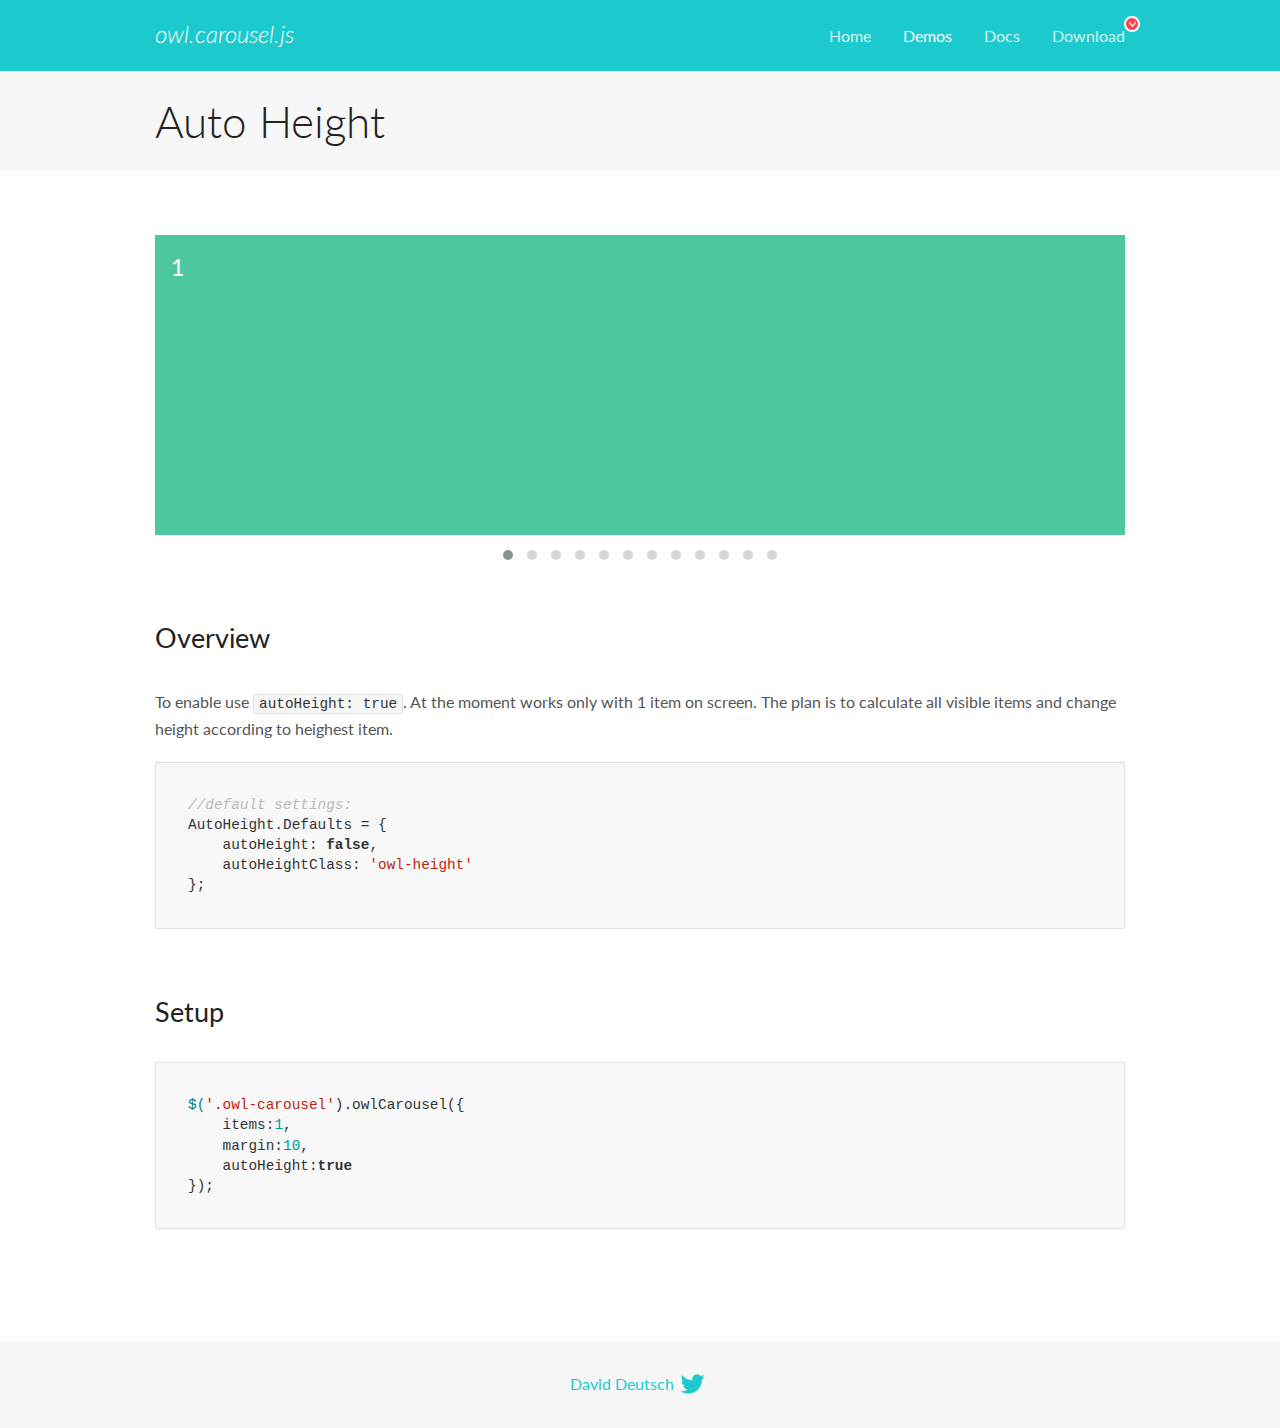
<file: Eventide-Grid/libs/OwlCarousel2-2.2.1/docs/demos/autoheight.html>
<!DOCTYPE html>
<html lang="en">
  <head>

    <!-- head -->
    <meta charset="utf-8">
    <meta name="msapplication-tap-highlight" content="no" />
    <meta name="viewport" content="width=device-width, initial-scale=1.0" />
    <meta name="description" content="autoHeight usage demo">
    <meta name="author" content="David Deutsch">
    <title>
      Auto Height Demo | Owl Carousel | 2.2.1
    </title>

    <!-- Stylesheets -->
    <link href='https://fonts.googleapis.com/css?family=Lato:300,400,700,400italic,300italic' rel='stylesheet' type='text/css'>
    <link rel="stylesheet" href="../assets/css/docs.theme.min.css">

    <!-- Owl Stylesheets -->
    <link rel="stylesheet" href="../assets/owlcarousel/assets/owl.carousel.min.css">
    <link rel="stylesheet" href="../assets/owlcarousel/assets/owl.theme.default.min.css">

    <!-- HTML5 shim and Respond.js IE8 support of HTML5 elements and media queries -->

    <!--[if lt IE 9]>
      <script src="https://oss.maxcdn.com/libs/html5shiv/3.7.0/html5shiv.js"></script>
      <script src="https://oss.maxcdn.com/libs/respond.js/1.3.0/respond.min.js"></script>
    <![endif]-->

    <!-- Favicons -->
    <link rel="apple-touch-icon-precomposed" sizes="144x144" href="../assets/ico/apple-touch-icon-144-precomposed.png">
    <link rel="shortcut icon" href="../assets/ico/favicon.png">
    <link rel="shortcut icon" href="favicon.ico">

    <!-- Yeah i know js should not be in header. Its required for demos.-->

    <!-- javascript -->
    <script src="../assets/vendors/jquery.min.js"></script>
    <script src="../assets/owlcarousel/owl.carousel.js"></script>
  </head>
  <body>

    <!-- header -->
    <header class="header">
      <div class="row">
        <div class="large-12 columns">
          <div class="brand left">
            <h3>
              <a href="/OwlCarousel2/">owl.carousel.js</a> 
            </h3>
          </div>
          <a id="toggle-nav" class="right">
            <span></span> <span></span> <span></span> 
          </a> 
          <div class="nav-bar">
            <ul class="clearfix">
              <li> <a href="/OwlCarousel2/index.html">Home</a>  </li>
              <li class="active">
                <a href="/OwlCarousel2/demos/demos.html">Demos</a> 
              </li>
              <li> <a href="/OwlCarousel2/docs/started-welcome.html">Docs</a>  </li>
              <li>
                <a href="https://github.com/OwlCarousel2/OwlCarousel2/archive/2.2.1.zip">Download</a> 
                <span class="download"></span> 
              </li>
            </ul>
          </div>
        </div>
      </div>
    </header>

    <!-- title -->
    <section class="title">
      <div class="row">
        <div class="large-12 columns">
          <h1>Auto Height</h1>
        </div>
      </div>
    </section>

    <!--  Demos -->
    <section id="demos">
      <div class="row">
        <div class="large-12 columns">
          <div class="owl-carousel owl-theme">
            <div class="item" style="height:300px">
              <h4>1</h4>
            </div>
            <div class="item" style="height:100px">
              <h4>2</h4>
            </div>
            <div class="item" style="height:500px">
              <h4>3</h4>
            </div>
            <div class="item" style="height:250px">
              <h4>4</h4>
            </div>
            <div class="item" style="height:400px">
              <h4>5</h4>
            </div>
            <div class="item" style="height:500px">
              <h4>6</h4>
            </div>
            <div class="item" style="height:600px">
              <h4>7</h4>
            </div>
            <div class="item" style="height:400px">
              <h4>8</h4>
            </div>
            <div class="item" style="height:300px">
              <h4>9</h4>
            </div>
            <div class="item" style="height:350px">
              <h4>10</h4>
            </div>
            <div class="item" style="height:200px">
              <h4>11</h4>
            </div>
            <div class="item" style="height:150px">
              <h4>12</h4>
            </div>
          </div>
          <h3 id="overview">Overview</h3>
          <p>To enable use <code>autoHeight: true</code>. At the moment works only with 1 item on screen. The plan is to calculate all visible items and change height according to heighest item.</p>
          <pre><code>//default settings:
AutoHeight.Defaults = {
    autoHeight: false,
    autoHeightClass: &#39;owl-height&#39;
};</code></pre>
          <h3 id="setup">Setup</h3>
          <pre><code>$(&#39;.owl-carousel&#39;).owlCarousel({
    items:1,
    margin:10,
    autoHeight:true
});</code></pre>
          <script>
            $(document).ready(function() {
              $('.owl-carousel').owlCarousel({
                items: 1,
                margin: 10,
                autoHeight: true
              });
            })
          </script>
        </div>
      </div>
    </section>

    <!-- footer -->
    <footer class="footer">
      <div class="row">
        <div class="large-12 columns">
          <h5>
            <a href="/OwlCarousel2/docs/support-contact.html">David Deutsch</a> 
            <a id="custom-tweet-button" href="https://twitter.com/share?url=https://github.com/OwlCarousel2/OwlCarousel2&text=Owl Carousel - This is so awesome! " target="_blank"></a> 
          </h5>
        </div>
      </div>
    </footer>

    <!-- vendors -->
    <script src="../assets/vendors/highlight.js"></script>
    <script src="../assets/js/app.js"></script>
  </body>
</html>
</file>
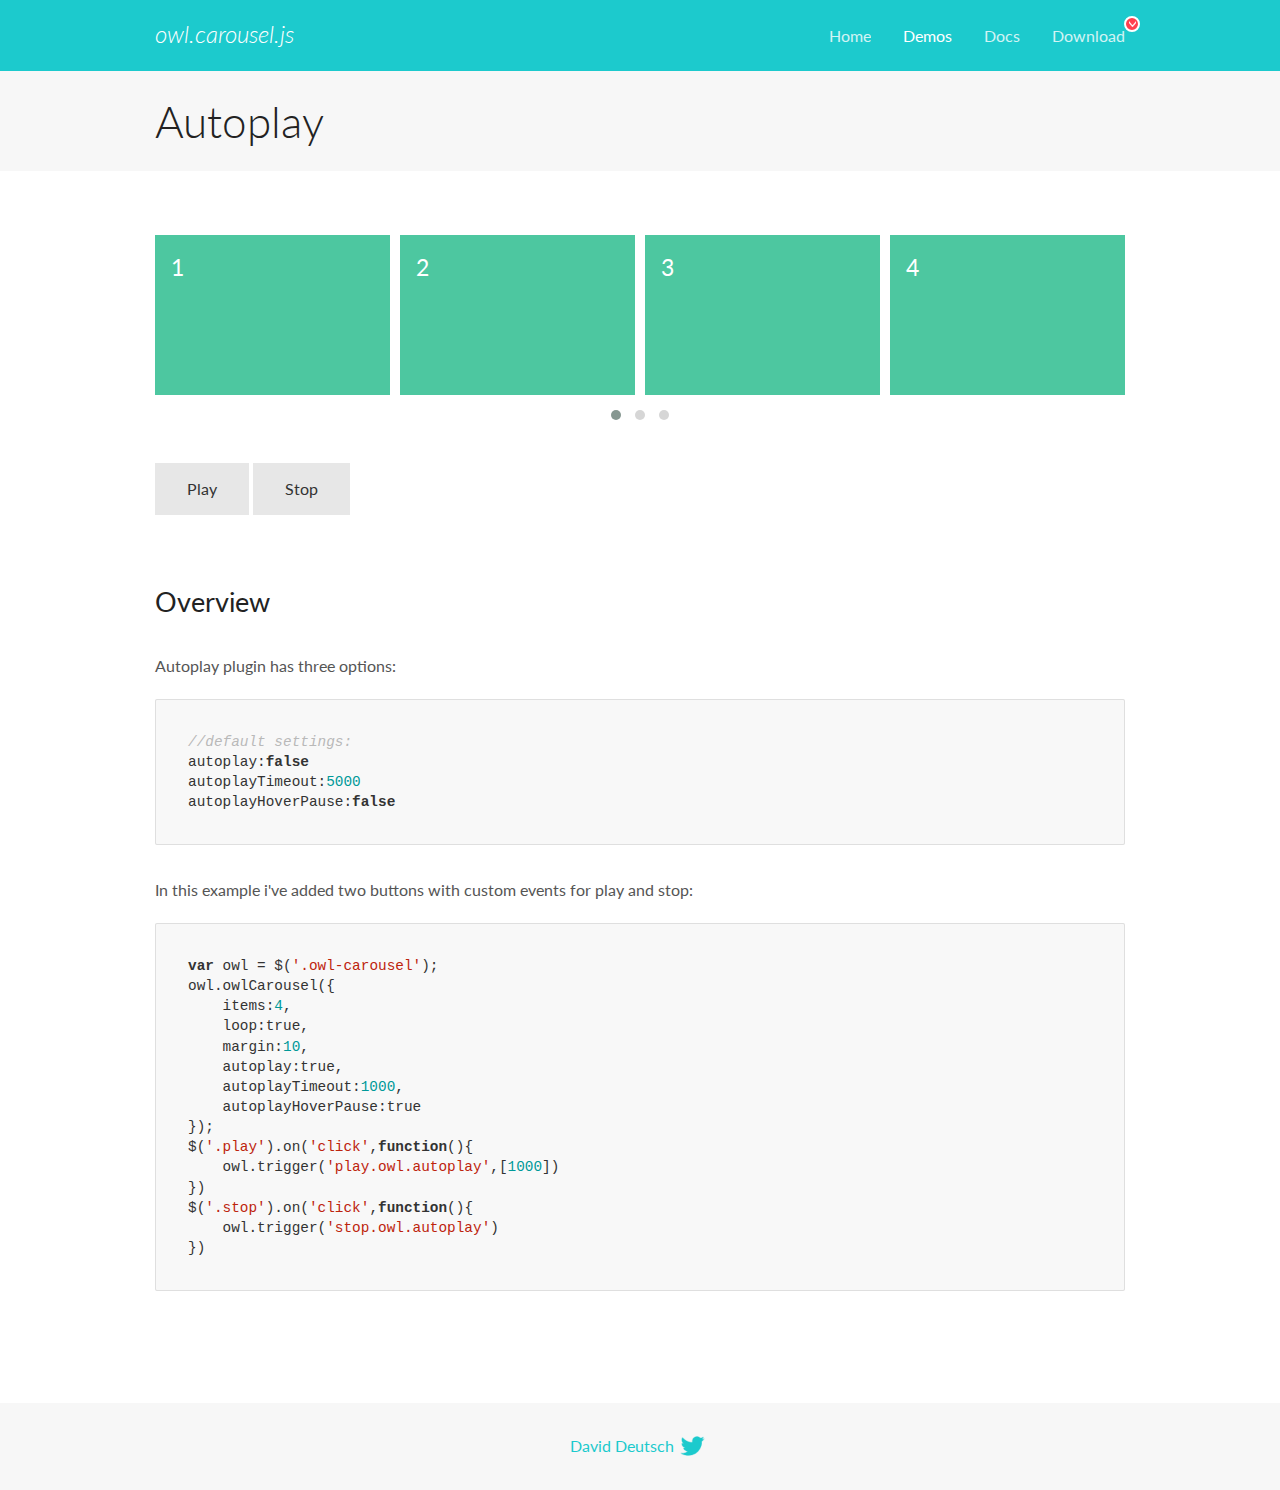
<file: Eventide-Grid/libs/OwlCarousel2-2.2.1/docs/demos/autoplay.html>
<!DOCTYPE html>
<html lang="en">
  <head>

    <!-- head -->
    <meta charset="utf-8">
    <meta name="msapplication-tap-highlight" content="no" />
    <meta name="viewport" content="width=device-width, initial-scale=1.0" />
    <meta name="description" content="Autoplay usage demo">
    <meta name="author" content="David Deutsch">
    <title>
      Autoplay Demo | Owl Carousel | 2.2.1
    </title>

    <!-- Stylesheets -->
    <link href='https://fonts.googleapis.com/css?family=Lato:300,400,700,400italic,300italic' rel='stylesheet' type='text/css'>
    <link rel="stylesheet" href="../assets/css/docs.theme.min.css">

    <!-- Owl Stylesheets -->
    <link rel="stylesheet" href="../assets/owlcarousel/assets/owl.carousel.min.css">
    <link rel="stylesheet" href="../assets/owlcarousel/assets/owl.theme.default.min.css">

    <!-- HTML5 shim and Respond.js IE8 support of HTML5 elements and media queries -->

    <!--[if lt IE 9]>
      <script src="https://oss.maxcdn.com/libs/html5shiv/3.7.0/html5shiv.js"></script>
      <script src="https://oss.maxcdn.com/libs/respond.js/1.3.0/respond.min.js"></script>
    <![endif]-->

    <!-- Favicons -->
    <link rel="apple-touch-icon-precomposed" sizes="144x144" href="../assets/ico/apple-touch-icon-144-precomposed.png">
    <link rel="shortcut icon" href="../assets/ico/favicon.png">
    <link rel="shortcut icon" href="favicon.ico">

    <!-- Yeah i know js should not be in header. Its required for demos.-->

    <!-- javascript -->
    <script src="../assets/vendors/jquery.min.js"></script>
    <script src="../assets/owlcarousel/owl.carousel.js"></script>
  </head>
  <body>

    <!-- header -->
    <header class="header">
      <div class="row">
        <div class="large-12 columns">
          <div class="brand left">
            <h3>
              <a href="/OwlCarousel2/">owl.carousel.js</a> 
            </h3>
          </div>
          <a id="toggle-nav" class="right">
            <span></span> <span></span> <span></span> 
          </a> 
          <div class="nav-bar">
            <ul class="clearfix">
              <li> <a href="/OwlCarousel2/index.html">Home</a>  </li>
              <li class="active">
                <a href="/OwlCarousel2/demos/demos.html">Demos</a> 
              </li>
              <li> <a href="/OwlCarousel2/docs/started-welcome.html">Docs</a>  </li>
              <li>
                <a href="https://github.com/OwlCarousel2/OwlCarousel2/archive/2.2.1.zip">Download</a> 
                <span class="download"></span> 
              </li>
            </ul>
          </div>
        </div>
      </div>
    </header>

    <!-- title -->
    <section class="title">
      <div class="row">
        <div class="large-12 columns">
          <h1>Autoplay</h1>
        </div>
      </div>
    </section>

    <!--  Demos -->
    <section id="demos">
      <div class="row">
        <div class="large-12 columns">
          <div class="owl-carousel owl-theme">
            <div class="item">
              <h4>1</h4>
            </div>
            <div class="item">
              <h4>2</h4>
            </div>
            <div class="item">
              <h4>3</h4>
            </div>
            <div class="item">
              <h4>4</h4>
            </div>
            <div class="item">
              <h4>5</h4>
            </div>
            <div class="item">
              <h4>6</h4>
            </div>
            <div class="item">
              <h4>7</h4>
            </div>
            <div class="item">
              <h4>8</h4>
            </div>
            <div class="item">
              <h4>9</h4>
            </div>
            <div class="item">
              <h4>10</h4>
            </div>
            <div class="item">
              <h4>11</h4>
            </div>
            <div class="item">
              <h4>12</h4>
            </div>
          </div>
          <a class="button secondary play">Play</a> 
          <a class="button secondary stop">Stop</a> 
          <h3 id="overview">Overview</h3>
          <p>Autoplay plugin has three options:</p>
          <pre><code>//default settings:
autoplay:false
autoplayTimeout:5000
autoplayHoverPause:false</code></pre>
          <p>In this example i&#39;ve added two buttons with custom events for play and stop:</p>
          <pre><code>var owl = $(&#39;.owl-carousel&#39;);
owl.owlCarousel({
    items:4,
    loop:true,
    margin:10,
    autoplay:true,
    autoplayTimeout:1000,
    autoplayHoverPause:true
});
$(&#39;.play&#39;).on(&#39;click&#39;,function(){
    owl.trigger(&#39;play.owl.autoplay&#39;,[1000])
})
$(&#39;.stop&#39;).on(&#39;click&#39;,function(){
    owl.trigger(&#39;stop.owl.autoplay&#39;)
})</code></pre>
          <script>
            $(document).ready(function() {
              var owl = $('.owl-carousel');
              owl.owlCarousel({
                items: 4,
                loop: true,
                margin: 10,
                autoplay: true,
                autoplayTimeout: 1000,
                autoplayHoverPause: true
              });
              $('.play').on('click', function() {
                owl.trigger('play.owl.autoplay', [1000])
              })
              $('.stop').on('click', function() {
                owl.trigger('stop.owl.autoplay')
              })
            })
          </script>
        </div>
      </div>
    </section>

    <!-- footer -->
    <footer class="footer">
      <div class="row">
        <div class="large-12 columns">
          <h5>
            <a href="/OwlCarousel2/docs/support-contact.html">David Deutsch</a> 
            <a id="custom-tweet-button" href="https://twitter.com/share?url=https://github.com/OwlCarousel2/OwlCarousel2&text=Owl Carousel - This is so awesome! " target="_blank"></a> 
          </h5>
        </div>
      </div>
    </footer>

    <!-- vendors -->
    <script src="../assets/vendors/highlight.js"></script>
    <script src="../assets/js/app.js"></script>
  </body>
</html>
</file>
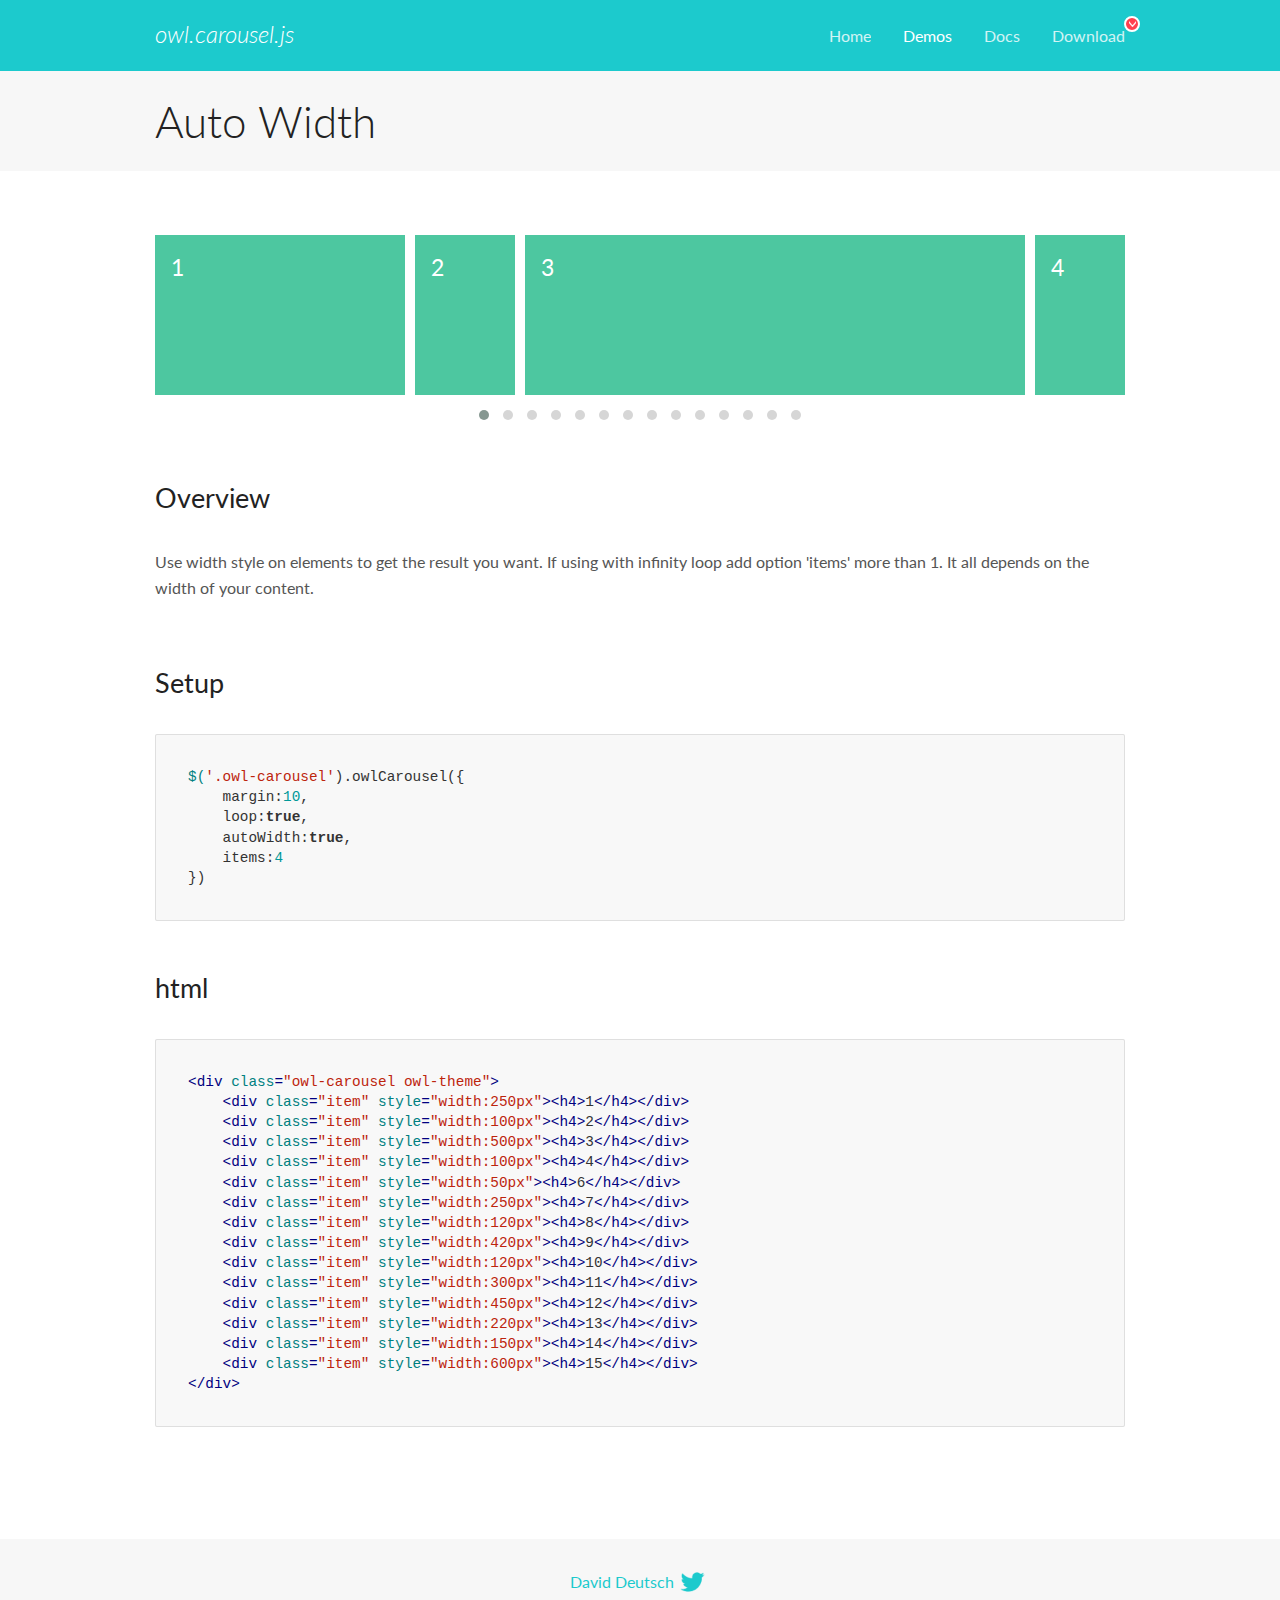
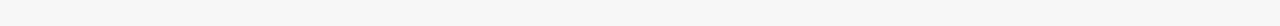
<file: Eventide-Grid/libs/OwlCarousel2-2.2.1/docs/demos/autowidth.html>
<!DOCTYPE html>
<html lang="en">
  <head>

    <!-- head -->
    <meta charset="utf-8">
    <meta name="msapplication-tap-highlight" content="no" />
    <meta name="viewport" content="width=device-width, initial-scale=1.0" />
    <meta name="description" content="Auto Width">
    <meta name="author" content="David Deutsch">
    <title>
      Auto Width Demo | Owl Carousel | 2.2.1
    </title>

    <!-- Stylesheets -->
    <link href='https://fonts.googleapis.com/css?family=Lato:300,400,700,400italic,300italic' rel='stylesheet' type='text/css'>
    <link rel="stylesheet" href="../assets/css/docs.theme.min.css">

    <!-- Owl Stylesheets -->
    <link rel="stylesheet" href="../assets/owlcarousel/assets/owl.carousel.min.css">
    <link rel="stylesheet" href="../assets/owlcarousel/assets/owl.theme.default.min.css">

    <!-- HTML5 shim and Respond.js IE8 support of HTML5 elements and media queries -->

    <!--[if lt IE 9]>
      <script src="https://oss.maxcdn.com/libs/html5shiv/3.7.0/html5shiv.js"></script>
      <script src="https://oss.maxcdn.com/libs/respond.js/1.3.0/respond.min.js"></script>
    <![endif]-->

    <!-- Favicons -->
    <link rel="apple-touch-icon-precomposed" sizes="144x144" href="../assets/ico/apple-touch-icon-144-precomposed.png">
    <link rel="shortcut icon" href="../assets/ico/favicon.png">
    <link rel="shortcut icon" href="favicon.ico">

    <!-- Yeah i know js should not be in header. Its required for demos.-->

    <!-- javascript -->
    <script src="../assets/vendors/jquery.min.js"></script>
    <script src="../assets/owlcarousel/owl.carousel.js"></script>
  </head>
  <body>

    <!-- header -->
    <header class="header">
      <div class="row">
        <div class="large-12 columns">
          <div class="brand left">
            <h3>
              <a href="/OwlCarousel2/">owl.carousel.js</a> 
            </h3>
          </div>
          <a id="toggle-nav" class="right">
            <span></span> <span></span> <span></span> 
          </a> 
          <div class="nav-bar">
            <ul class="clearfix">
              <li> <a href="/OwlCarousel2/index.html">Home</a>  </li>
              <li class="active">
                <a href="/OwlCarousel2/demos/demos.html">Demos</a> 
              </li>
              <li> <a href="/OwlCarousel2/docs/started-welcome.html">Docs</a>  </li>
              <li>
                <a href="https://github.com/OwlCarousel2/OwlCarousel2/archive/2.2.1.zip">Download</a> 
                <span class="download"></span> 
              </li>
            </ul>
          </div>
        </div>
      </div>
    </header>

    <!-- title -->
    <section class="title">
      <div class="row">
        <div class="large-12 columns">
          <h1>Auto Width</h1>
        </div>
      </div>
    </section>

    <!--  Demos -->
    <section id="demos">
      <div class="row">
        <div class="large-12 columns">
          <div class="owl-carousel owl-theme">
            <div class="item" style="width:250px">
              <h4>1</h4>
            </div>
            <div class="item" style="width:100px">
              <h4>2</h4>
            </div>
            <div class="item" style="width:500px">
              <h4>3</h4>
            </div>
            <div class="item" style="width:100px">
              <h4>4</h4>
            </div>
            <div class="item" style="width:50px">
              <h4>6</h4>
            </div>
            <div class="item" style="width:250px">
              <h4>7</h4>
            </div>
            <div class="item" style="width:120px">
              <h4>8</h4>
            </div>
            <div class="item" style="width:420px">
              <h4>9</h4>
            </div>
            <div class="item" style="width:120px">
              <h4>10</h4>
            </div>
            <div class="item" style="width:300px">
              <h4>11</h4>
            </div>
            <div class="item" style="width:450px">
              <h4>12</h4>
            </div>
            <div class="item" style="width:220px">
              <h4>13</h4>
            </div>
            <div class="item" style="width:150px">
              <h4>14</h4>
            </div>
            <div class="item" style="width:600px">
              <h4>15</h4>
            </div>
          </div>
          <h3 id="overview">Overview</h3>
          <p>Use width style on elements to get the result you want. If using with infinity loop add option &#39;items&#39; more than 1. It all depends on the width of your content.</p>
          <h3 id="setup">Setup</h3>
          <pre><code>$(&#39;.owl-carousel&#39;).owlCarousel({
    margin:10,
    loop:true,
    autoWidth:true,
    items:4
})</code></pre>
          <h3 id="html">html</h3>
          <pre><code>&lt;div class=&quot;owl-carousel owl-theme&quot;&gt;
    &lt;div class=&quot;item&quot; style=&quot;width:250px&quot;&gt;&lt;h4&gt;1&lt;/h4&gt;&lt;/div&gt;
    &lt;div class=&quot;item&quot; style=&quot;width:100px&quot;&gt;&lt;h4&gt;2&lt;/h4&gt;&lt;/div&gt;
    &lt;div class=&quot;item&quot; style=&quot;width:500px&quot;&gt;&lt;h4&gt;3&lt;/h4&gt;&lt;/div&gt;
    &lt;div class=&quot;item&quot; style=&quot;width:100px&quot;&gt;&lt;h4&gt;4&lt;/h4&gt;&lt;/div&gt;
    &lt;div class=&quot;item&quot; style=&quot;width:50px&quot;&gt;&lt;h4&gt;6&lt;/h4&gt;&lt;/div&gt;
    &lt;div class=&quot;item&quot; style=&quot;width:250px&quot;&gt;&lt;h4&gt;7&lt;/h4&gt;&lt;/div&gt;
    &lt;div class=&quot;item&quot; style=&quot;width:120px&quot;&gt;&lt;h4&gt;8&lt;/h4&gt;&lt;/div&gt;
    &lt;div class=&quot;item&quot; style=&quot;width:420px&quot;&gt;&lt;h4&gt;9&lt;/h4&gt;&lt;/div&gt;
    &lt;div class=&quot;item&quot; style=&quot;width:120px&quot;&gt;&lt;h4&gt;10&lt;/h4&gt;&lt;/div&gt;
    &lt;div class=&quot;item&quot; style=&quot;width:300px&quot;&gt;&lt;h4&gt;11&lt;/h4&gt;&lt;/div&gt;
    &lt;div class=&quot;item&quot; style=&quot;width:450px&quot;&gt;&lt;h4&gt;12&lt;/h4&gt;&lt;/div&gt;
    &lt;div class=&quot;item&quot; style=&quot;width:220px&quot;&gt;&lt;h4&gt;13&lt;/h4&gt;&lt;/div&gt;
    &lt;div class=&quot;item&quot; style=&quot;width:150px&quot;&gt;&lt;h4&gt;14&lt;/h4&gt;&lt;/div&gt;
    &lt;div class=&quot;item&quot; style=&quot;width:600px&quot;&gt;&lt;h4&gt;15&lt;/h4&gt;&lt;/div&gt;
&lt;/div&gt;</code></pre>
          <script>
            $(document).ready(function() {
              $('.owl-carousel').owlCarousel({
                margin: 10,
                loop: true,
                autoWidth: true,
                items: 4
              })
            })
          </script>
        </div>
      </div>
    </section>

    <!-- footer -->
    <footer class="footer">
      <div class="row">
        <div class="large-12 columns">
          <h5>
            <a href="/OwlCarousel2/docs/support-contact.html">David Deutsch</a> 
            <a id="custom-tweet-button" href="https://twitter.com/share?url=https://github.com/OwlCarousel2/OwlCarousel2&text=Owl Carousel - This is so awesome! " target="_blank"></a> 
          </h5>
        </div>
      </div>
    </footer>

    <!-- vendors -->
    <script src="../assets/vendors/highlight.js"></script>
    <script src="../assets/js/app.js"></script>
  </body>
</html>
</file>
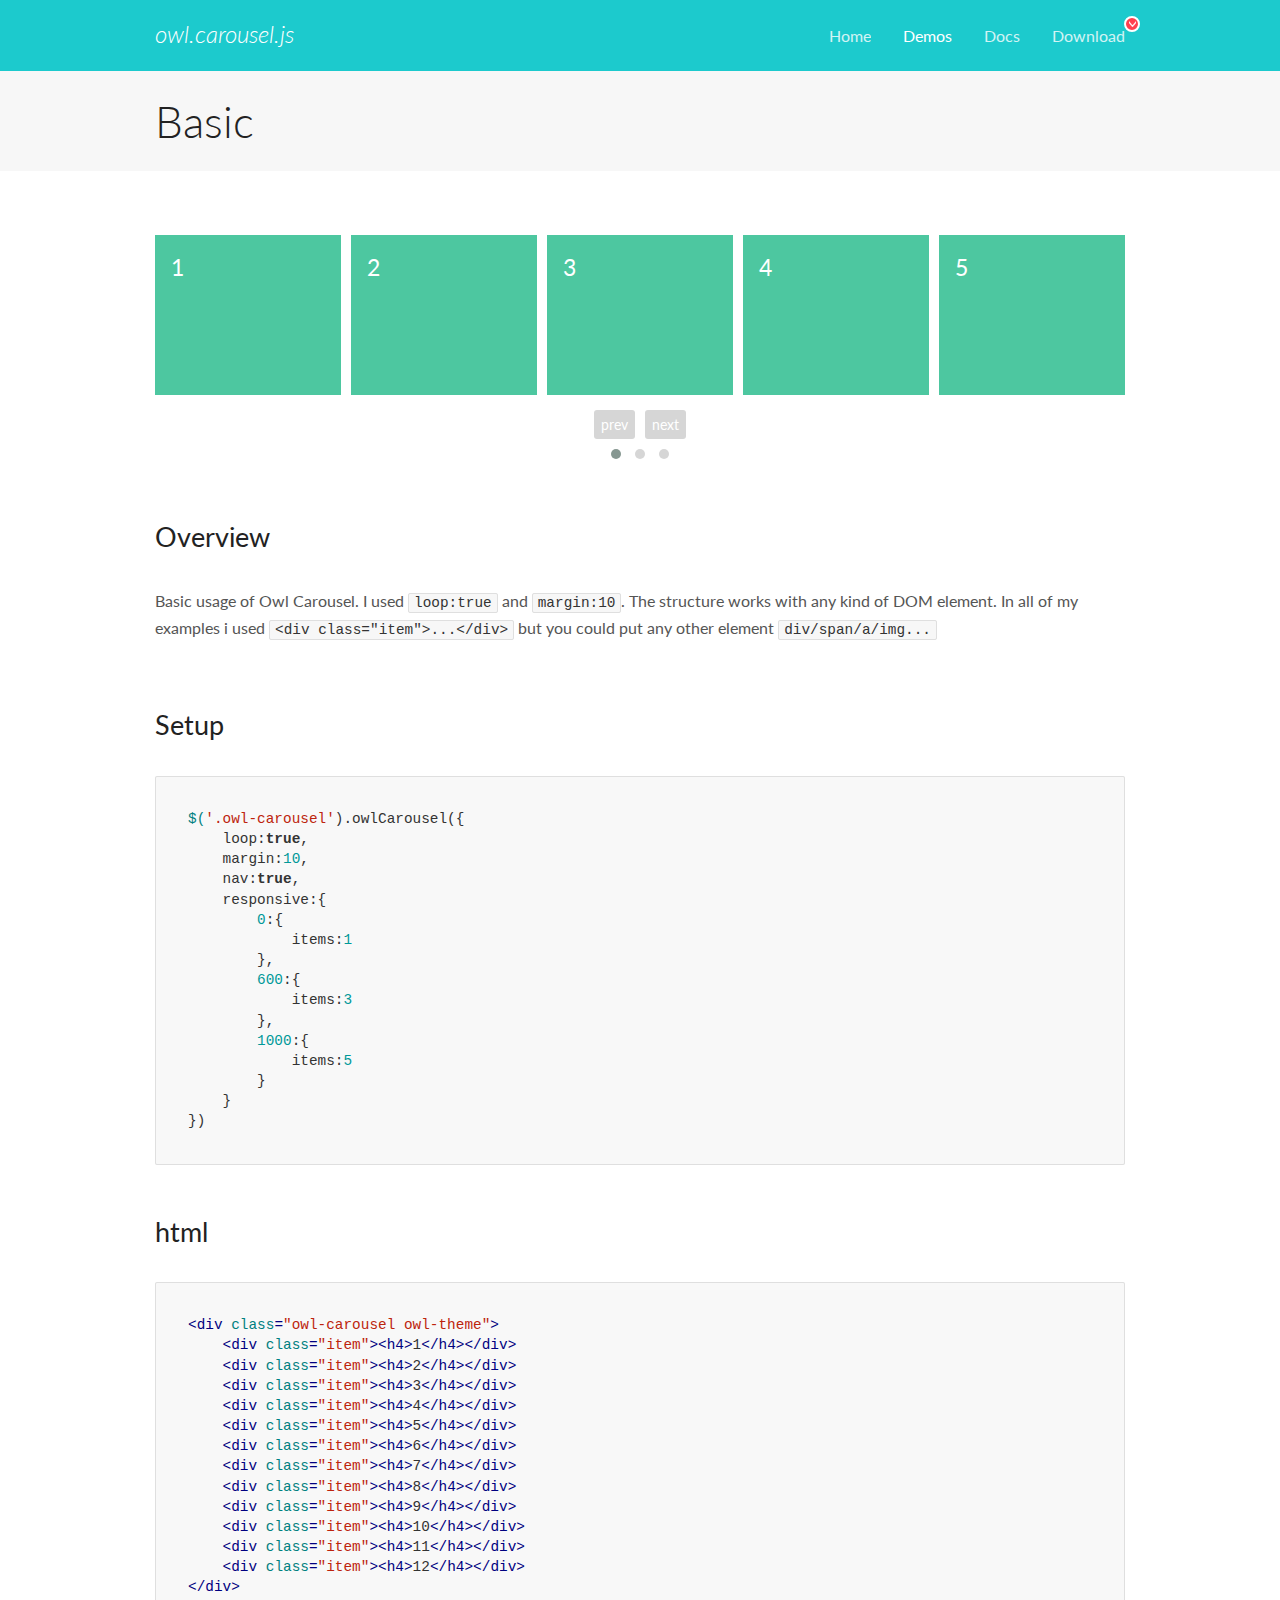
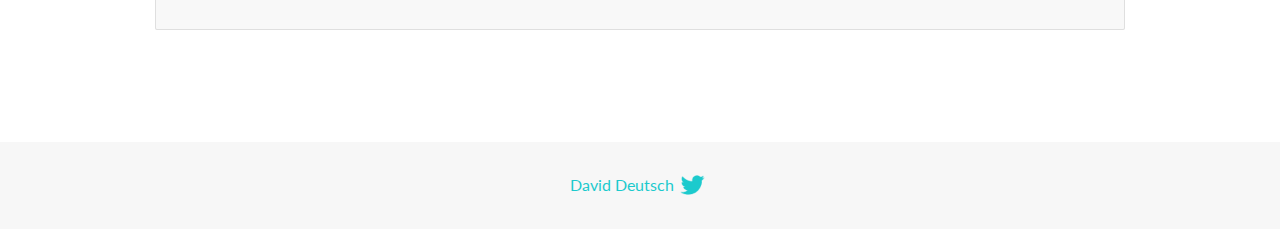
<file: Eventide-Grid/libs/OwlCarousel2-2.2.1/docs/demos/basic.html>
<!DOCTYPE html>
<html lang="en">
  <head>

    <!-- head -->
    <meta charset="utf-8">
    <meta name="msapplication-tap-highlight" content="no" />
    <meta name="viewport" content="width=device-width, initial-scale=1.0" />
    <meta name="description" content="Basic usage demo">
    <meta name="author" content="David Deutsch">
    <title>
      Basic Demo | Owl Carousel | 2.2.1
    </title>

    <!-- Stylesheets -->
    <link href='https://fonts.googleapis.com/css?family=Lato:300,400,700,400italic,300italic' rel='stylesheet' type='text/css'>
    <link rel="stylesheet" href="../assets/css/docs.theme.min.css">

    <!-- Owl Stylesheets -->
    <link rel="stylesheet" href="../assets/owlcarousel/assets/owl.carousel.min.css">
    <link rel="stylesheet" href="../assets/owlcarousel/assets/owl.theme.default.min.css">

    <!-- HTML5 shim and Respond.js IE8 support of HTML5 elements and media queries -->

    <!--[if lt IE 9]>
      <script src="https://oss.maxcdn.com/libs/html5shiv/3.7.0/html5shiv.js"></script>
      <script src="https://oss.maxcdn.com/libs/respond.js/1.3.0/respond.min.js"></script>
    <![endif]-->

    <!-- Favicons -->
    <link rel="apple-touch-icon-precomposed" sizes="144x144" href="../assets/ico/apple-touch-icon-144-precomposed.png">
    <link rel="shortcut icon" href="../assets/ico/favicon.png">
    <link rel="shortcut icon" href="favicon.ico">

    <!-- Yeah i know js should not be in header. Its required for demos.-->

    <!-- javascript -->
    <script src="../assets/vendors/jquery.min.js"></script>
    <script src="../assets/owlcarousel/owl.carousel.js"></script>
  </head>
  <body>

    <!-- header -->
    <header class="header">
      <div class="row">
        <div class="large-12 columns">
          <div class="brand left">
            <h3>
              <a href="/OwlCarousel2/">owl.carousel.js</a> 
            </h3>
          </div>
          <a id="toggle-nav" class="right">
            <span></span> <span></span> <span></span> 
          </a> 
          <div class="nav-bar">
            <ul class="clearfix">
              <li> <a href="/OwlCarousel2/index.html">Home</a>  </li>
              <li class="active">
                <a href="/OwlCarousel2/demos/demos.html">Demos</a> 
              </li>
              <li> <a href="/OwlCarousel2/docs/started-welcome.html">Docs</a>  </li>
              <li>
                <a href="https://github.com/OwlCarousel2/OwlCarousel2/archive/2.2.1.zip">Download</a> 
                <span class="download"></span> 
              </li>
            </ul>
          </div>
        </div>
      </div>
    </header>

    <!-- title -->
    <section class="title">
      <div class="row">
        <div class="large-12 columns">
          <h1>Basic</h1>
        </div>
      </div>
    </section>

    <!--  Demos -->
    <section id="demos">
      <div class="row">
        <div class="large-12 columns">
          <div class="owl-carousel owl-theme">
            <div class="item">
              <h4>1</h4>
            </div>
            <div class="item">
              <h4>2</h4>
            </div>
            <div class="item">
              <h4>3</h4>
            </div>
            <div class="item">
              <h4>4</h4>
            </div>
            <div class="item">
              <h4>5</h4>
            </div>
            <div class="item">
              <h4>6</h4>
            </div>
            <div class="item">
              <h4>7</h4>
            </div>
            <div class="item">
              <h4>8</h4>
            </div>
            <div class="item">
              <h4>9</h4>
            </div>
            <div class="item">
              <h4>10</h4>
            </div>
            <div class="item">
              <h4>11</h4>
            </div>
            <div class="item">
              <h4>12</h4>
            </div>
          </div>
          <h3 id="overview">Overview</h3>
          <p>Basic usage of Owl Carousel. I used <code>loop:true</code> and <code>margin:10</code>. The structure works with any kind of DOM element. In all of my examples i used <code>&lt;div class=&quot;item&quot;&gt;...&lt;/div&gt;</code> but you could
            put any other element <code>div/span/a/img...</code></p>
          <h3 id="setup">Setup</h3>
          <pre><code>$(&#39;.owl-carousel&#39;).owlCarousel({
    loop:true,
    margin:10,
    nav:true,
    responsive:{
        0:{
            items:1
        },
        600:{
            items:3
        },
        1000:{
            items:5
        }
    }
})</code></pre>
          <h3 id="html">html</h3>
          <pre><code>&lt;div class=&quot;owl-carousel owl-theme&quot;&gt;
    &lt;div class=&quot;item&quot;&gt;&lt;h4&gt;1&lt;/h4&gt;&lt;/div&gt;
    &lt;div class=&quot;item&quot;&gt;&lt;h4&gt;2&lt;/h4&gt;&lt;/div&gt;
    &lt;div class=&quot;item&quot;&gt;&lt;h4&gt;3&lt;/h4&gt;&lt;/div&gt;
    &lt;div class=&quot;item&quot;&gt;&lt;h4&gt;4&lt;/h4&gt;&lt;/div&gt;
    &lt;div class=&quot;item&quot;&gt;&lt;h4&gt;5&lt;/h4&gt;&lt;/div&gt;
    &lt;div class=&quot;item&quot;&gt;&lt;h4&gt;6&lt;/h4&gt;&lt;/div&gt;
    &lt;div class=&quot;item&quot;&gt;&lt;h4&gt;7&lt;/h4&gt;&lt;/div&gt;
    &lt;div class=&quot;item&quot;&gt;&lt;h4&gt;8&lt;/h4&gt;&lt;/div&gt;
    &lt;div class=&quot;item&quot;&gt;&lt;h4&gt;9&lt;/h4&gt;&lt;/div&gt;
    &lt;div class=&quot;item&quot;&gt;&lt;h4&gt;10&lt;/h4&gt;&lt;/div&gt;
    &lt;div class=&quot;item&quot;&gt;&lt;h4&gt;11&lt;/h4&gt;&lt;/div&gt;
    &lt;div class=&quot;item&quot;&gt;&lt;h4&gt;12&lt;/h4&gt;&lt;/div&gt;
&lt;/div&gt;</code></pre>
          <script>
            $(document).ready(function() {
              var owl = $('.owl-carousel');
              owl.owlCarousel({
                margin: 10,
                nav: true,
                loop: true,
                responsive: {
                  0: {
                    items: 1
                  },
                  600: {
                    items: 3
                  },
                  1000: {
                    items: 5
                  }
                }
              })
            })
          </script>
        </div>
      </div>
    </section>

    <!-- footer -->
    <footer class="footer">
      <div class="row">
        <div class="large-12 columns">
          <h5>
            <a href="/OwlCarousel2/docs/support-contact.html">David Deutsch</a> 
            <a id="custom-tweet-button" href="https://twitter.com/share?url=https://github.com/OwlCarousel2/OwlCarousel2&text=Owl Carousel - This is so awesome! " target="_blank"></a> 
          </h5>
        </div>
      </div>
    </footer>

    <!-- vendors -->
    <script src="../assets/vendors/highlight.js"></script>
    <script src="../assets/js/app.js"></script>
  </body>
</html>
</file>
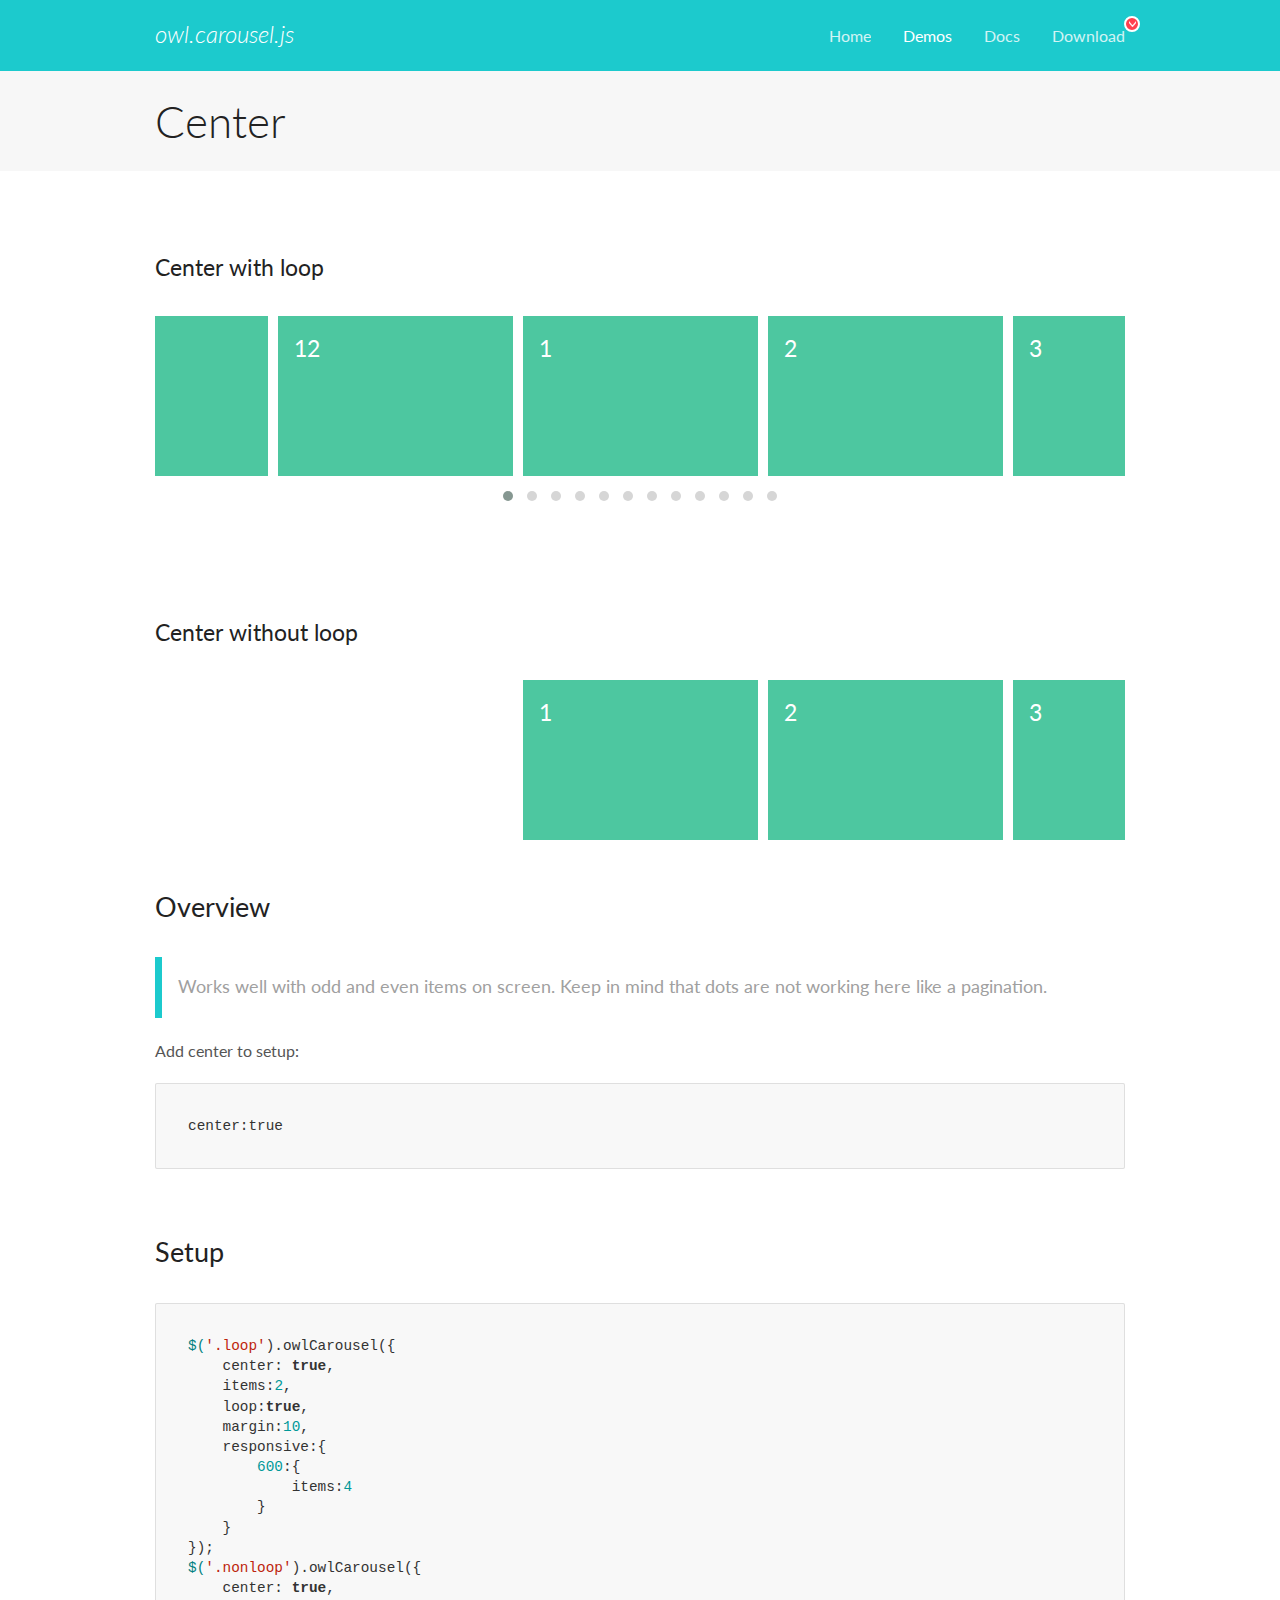
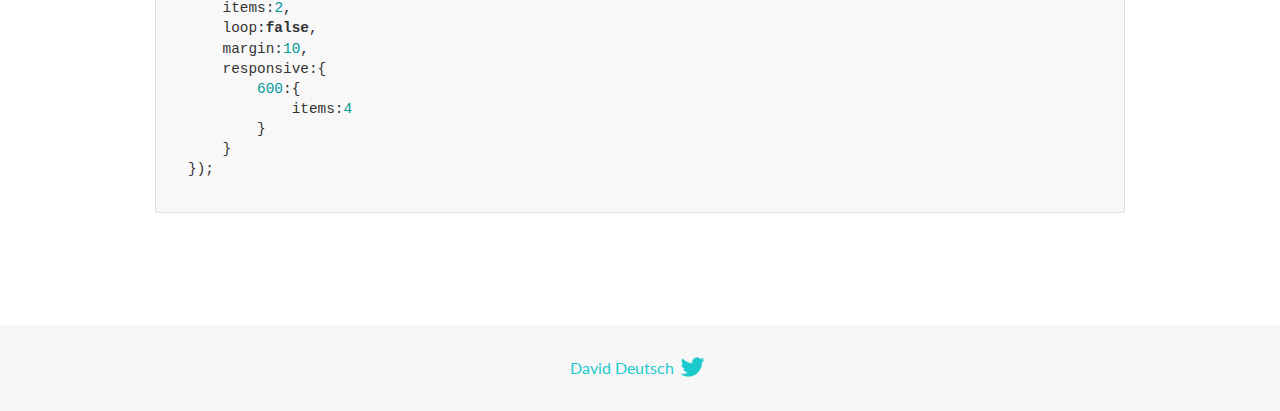
<file: Eventide-Grid/libs/OwlCarousel2-2.2.1/docs/demos/center.html>
<!DOCTYPE html>
<html lang="en">
  <head>

    <!-- head -->
    <meta charset="utf-8">
    <meta name="msapplication-tap-highlight" content="no" />
    <meta name="viewport" content="width=device-width, initial-scale=1.0" />
    <meta name="description" content="Center carousel">
    <meta name="author" content="David Deutsch">
    <title>
      Center Demo | Owl Carousel | 2.2.1
    </title>

    <!-- Stylesheets -->
    <link href='https://fonts.googleapis.com/css?family=Lato:300,400,700,400italic,300italic' rel='stylesheet' type='text/css'>
    <link rel="stylesheet" href="../assets/css/docs.theme.min.css">

    <!-- Owl Stylesheets -->
    <link rel="stylesheet" href="../assets/owlcarousel/assets/owl.carousel.min.css">
    <link rel="stylesheet" href="../assets/owlcarousel/assets/owl.theme.default.min.css">

    <!-- HTML5 shim and Respond.js IE8 support of HTML5 elements and media queries -->

    <!--[if lt IE 9]>
      <script src="https://oss.maxcdn.com/libs/html5shiv/3.7.0/html5shiv.js"></script>
      <script src="https://oss.maxcdn.com/libs/respond.js/1.3.0/respond.min.js"></script>
    <![endif]-->

    <!-- Favicons -->
    <link rel="apple-touch-icon-precomposed" sizes="144x144" href="../assets/ico/apple-touch-icon-144-precomposed.png">
    <link rel="shortcut icon" href="../assets/ico/favicon.png">
    <link rel="shortcut icon" href="favicon.ico">

    <!-- Yeah i know js should not be in header. Its required for demos.-->

    <!-- javascript -->
    <script src="../assets/vendors/jquery.min.js"></script>
    <script src="../assets/owlcarousel/owl.carousel.js"></script>
  </head>
  <body>

    <!-- header -->
    <header class="header">
      <div class="row">
        <div class="large-12 columns">
          <div class="brand left">
            <h3>
              <a href="/OwlCarousel2/">owl.carousel.js</a> 
            </h3>
          </div>
          <a id="toggle-nav" class="right">
            <span></span> <span></span> <span></span> 
          </a> 
          <div class="nav-bar">
            <ul class="clearfix">
              <li> <a href="/OwlCarousel2/index.html">Home</a>  </li>
              <li class="active">
                <a href="/OwlCarousel2/demos/demos.html">Demos</a> 
              </li>
              <li> <a href="/OwlCarousel2/docs/started-welcome.html">Docs</a>  </li>
              <li>
                <a href="https://github.com/OwlCarousel2/OwlCarousel2/archive/2.2.1.zip">Download</a> 
                <span class="download"></span> 
              </li>
            </ul>
          </div>
        </div>
      </div>
    </header>

    <!-- title -->
    <section class="title">
      <div class="row">
        <div class="large-12 columns">
          <h1>Center</h1>
        </div>
      </div>
    </section>

    <!--  Demos -->
    <section id="demos">
      <div class="row">
        <div class="large-12 columns">
          <h4 id="center-with-loop">Center with loop</h4>
          <div class="loop owl-carousel owl-theme">
            <div class="item">
              <h4>1</h4>
            </div>
            <div class="item">
              <h4>2</h4>
            </div>
            <div class="item">
              <h4>3</h4>
            </div>
            <div class="item">
              <h4>4</h4>
            </div>
            <div class="item">
              <h4>5</h4>
            </div>
            <div class="item">
              <h4>6</h4>
            </div>
            <div class="item">
              <h4>7</h4>
            </div>
            <div class="item">
              <h4>8</h4>
            </div>
            <div class="item">
              <h4>9</h4>
            </div>
            <div class="item">
              <h4>10</h4>
            </div>
            <div class="item">
              <h4>11</h4>
            </div>
            <div class="item">
              <h4>12</h4>
            </div>
          </div>
          <br>
          <h4 id="center-without-loop">Center without loop</h4>
          <div class="nonloop owl-carousel">
            <div class="item">
              <h4>1</h4>
            </div>
            <div class="item">
              <h4>2</h4>
            </div>
            <div class="item">
              <h4>3</h4>
            </div>
            <div class="item">
              <h4>4</h4>
            </div>
            <div class="item">
              <h4>5</h4>
            </div>
            <div class="item">
              <h4>6</h4>
            </div>
            <div class="item">
              <h4>7</h4>
            </div>
            <div class="item">
              <h4>8</h4>
            </div>
            <div class="item">
              <h4>9</h4>
            </div>
            <div class="item">
              <h4>10</h4>
            </div>
            <div class="item">
              <h4>11</h4>
            </div>
            <div class="item">
              <h4>12</h4>
            </div>
          </div>
          <h3 id="overview">Overview</h3>
          <blockquote>
            <p>Works well with odd and even items on screen. Keep in mind that dots are not working here like a pagination.</p>
          </blockquote>
          <p>Add center to setup:</p>
          <pre><code>center:true</code></pre>
          <h3 id="setup">Setup</h3>
          <pre><code>$(&#39;.loop&#39;).owlCarousel({
    center: true,
    items:2,
    loop:true,
    margin:10,
    responsive:{
        600:{
            items:4
        }
    }
});
$(&#39;.nonloop&#39;).owlCarousel({
    center: true,
    items:2,
    loop:false,
    margin:10,
    responsive:{
        600:{
            items:4
        }
    }
});</code></pre>
          <script>
            jQuery(document).ready(function($) {
              $('.loop').owlCarousel({
                center: true,
                items: 2,
                loop: true,
                margin: 10,
                responsive: {
                  600: {
                    items: 4
                  }
                }
              });
              $('.nonloop').owlCarousel({
                center: true,
                items: 2,
                loop: false,
                margin: 10,
                responsive: {
                  600: {
                    items: 4
                  }
                }
              });
            });
          </script>
        </div>
      </div>
    </section>

    <!-- footer -->
    <footer class="footer">
      <div class="row">
        <div class="large-12 columns">
          <h5>
            <a href="/OwlCarousel2/docs/support-contact.html">David Deutsch</a> 
            <a id="custom-tweet-button" href="https://twitter.com/share?url=https://github.com/OwlCarousel2/OwlCarousel2&text=Owl Carousel - This is so awesome! " target="_blank"></a> 
          </h5>
        </div>
      </div>
    </footer>

    <!-- vendors -->
    <script src="../assets/vendors/highlight.js"></script>
    <script src="../assets/js/app.js"></script>
  </body>
</html>
</file>
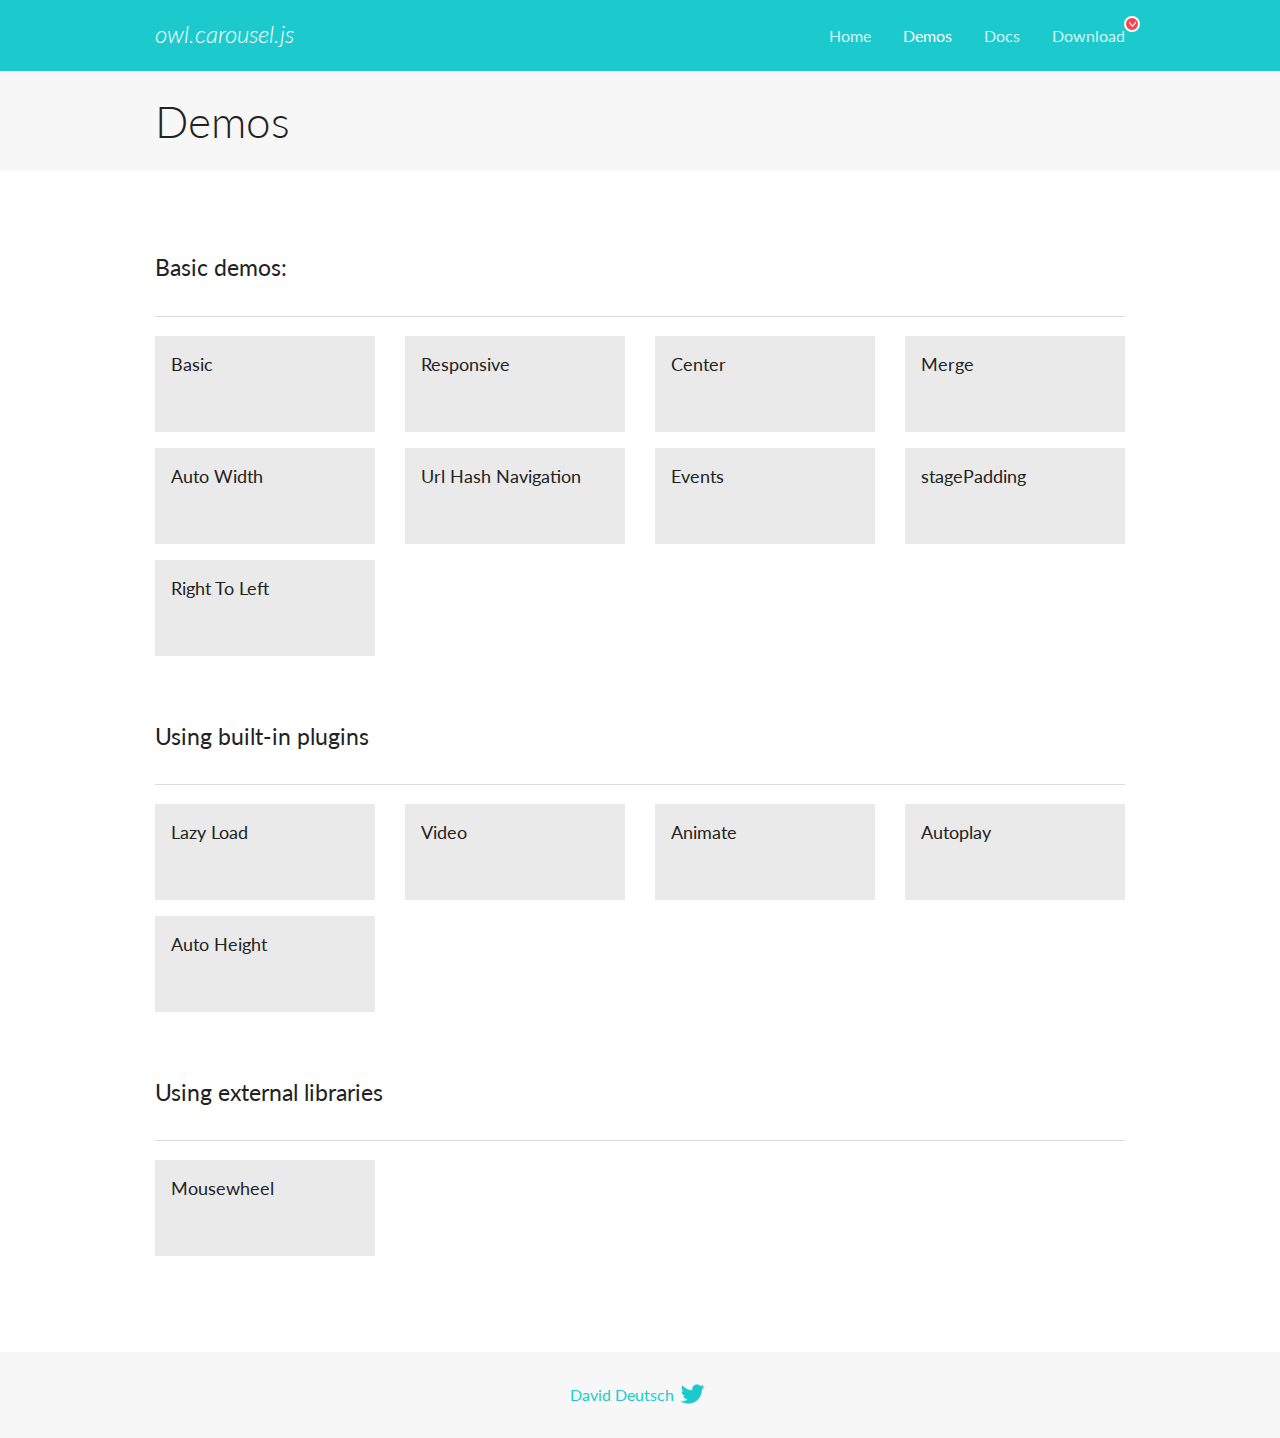
<file: Eventide-Grid/libs/OwlCarousel2-2.2.1/docs/demos/demos.html>
<!DOCTYPE html>
<html lang="en">
  <head>

    <!-- head -->
    <meta charset="utf-8">
    <meta name="msapplication-tap-highlight" content="no" />
    <meta name="viewport" content="width=device-width, initial-scale=1.0" />
    <meta name="description" content="A list of Owl Carousel examples.">
    <meta name="author" content="David Deutsch">
    <title>
      Demos | Owl Carousel | 2.2.1
    </title>

    <!-- Stylesheets -->
    <link href='https://fonts.googleapis.com/css?family=Lato:300,400,700,400italic,300italic' rel='stylesheet' type='text/css'>
    <link rel="stylesheet" href="../assets/css/docs.theme.min.css">

    <!-- Owl Stylesheets -->
    <link rel="stylesheet" href="../assets/owlcarousel/assets/owl.carousel.min.css">
    <link rel="stylesheet" href="../assets/owlcarousel/assets/owl.theme.default.min.css">

    <!-- HTML5 shim and Respond.js IE8 support of HTML5 elements and media queries -->

    <!--[if lt IE 9]>
      <script src="https://oss.maxcdn.com/libs/html5shiv/3.7.0/html5shiv.js"></script>
      <script src="https://oss.maxcdn.com/libs/respond.js/1.3.0/respond.min.js"></script>
    <![endif]-->

    <!-- Favicons -->
    <link rel="apple-touch-icon-precomposed" sizes="144x144" href="../assets/ico/apple-touch-icon-144-precomposed.png">
    <link rel="shortcut icon" href="../assets/ico/favicon.png">
    <link rel="shortcut icon" href="favicon.ico">

    <!-- Yeah i know js should not be in header. Its required for demos.-->

    <!-- javascript -->
    <script src="../assets/vendors/jquery.min.js"></script>
    <script src="../assets/owlcarousel/owl.carousel.js"></script>
  </head>
  <body>

    <!-- header -->
    <header class="header">
      <div class="row">
        <div class="large-12 columns">
          <div class="brand left">
            <h3>
              <a href="/OwlCarousel2/">owl.carousel.js</a> 
            </h3>
          </div>
          <a id="toggle-nav" class="right">
            <span></span> <span></span> <span></span> 
          </a> 
          <div class="nav-bar">
            <ul class="clearfix">
              <li> <a href="/OwlCarousel2/index.html">Home</a>  </li>
              <li class="active">
                <a href="/OwlCarousel2/demos/demos.html">Demos</a> 
              </li>
              <li> <a href="/OwlCarousel2/docs/started-welcome.html">Docs</a>  </li>
              <li>
                <a href="https://github.com/OwlCarousel2/OwlCarousel2/archive/2.2.1.zip">Download</a> 
                <span class="download"></span> 
              </li>
            </ul>
          </div>
        </div>
      </div>
    </header>

    <!-- title -->
    <section class="title">
      <div class="row">
        <div class="large-12 columns">
          <h1>Demos</h1>
        </div>
      </div>
    </section>

    <!--  Demos -->
    <section id="demos">
      <div class="row">
        <div class="large-12 columns">
          <h4 id="basic-demos-">Basic demos:</h4>
          <hr>
          <div class="demo-list">
            <div class="row">
              <div class="small-6 medium-4 large-3 columns">
                <a href="basic.html" class="demo-block">
                  <h5>Basic </h5>
                </a> 
              </div>
              <div class="small-6 medium-4 large-3 columns">
                <a href="responsive.html" class="demo-block">
                  <h5>Responsive </h5>
                </a> 
              </div>
              <div class="small-6 medium-4 large-3 columns">
                <a href="center.html" class="demo-block">
                  <h5>Center </h5>
                </a> 
              </div>
              <div class="small-6 medium-4 large-3 columns">
                <a href="merge.html" class="demo-block">
                  <h5>Merge </h5>
                </a> 
              </div>
              <div class="small-6 medium-4 large-3 columns">
                <a href="autowidth.html" class="demo-block">
                  <h5>Auto Width </h5>
                </a> 
              </div>
              <div class="small-6 medium-4 large-3 columns">
                <a href="urlhashnav.html" class="demo-block">
                  <h5>Url Hash Navigation </h5>
                </a> 
              </div>
              <div class="small-6 medium-4 large-3 columns">
                <a href="events.html" class="demo-block">
                  <h5>Events </h5>
                </a> 
              </div>
              <div class="small-6 medium-4 large-3 columns">
                <a href="stagepadding.html" class="demo-block">
                  <h5>stagePadding </h5>
                </a> 
              </div>
              <div class="small-6 medium-4 large-3 columns">
                <a href="rtl.html" class="demo-block">
                  <h5>Right To Left </h5>
                </a> 
              </div>
            </div>
          </div>
          <h4 id="using-built-in-plugins">Using built-in plugins</h4>
          <hr>
          <div class="demo-list">
            <div class="row">
              <div class="small-6 medium-4 large-3 columns">
                <a href="lazyLoad.html" class="demo-block">
                  <h5>Lazy Load </h5>
                </a> 
              </div>
              <div class="small-6 medium-4 large-3 columns">
                <a href="video.html" class="demo-block">
                  <h5>Video </h5>
                </a> 
              </div>
              <div class="small-6 medium-4 large-3 columns">
                <a href="animate.html" class="demo-block">
                  <h5>Animate </h5>
                </a> 
              </div>
              <div class="small-6 medium-4 large-3 columns">
                <a href="autoplay.html" class="demo-block">
                  <h5>Autoplay </h5>
                </a> 
              </div>
              <div class="small-6 medium-4 large-3 columns">
                <a href="autoheight.html" class="demo-block">
                  <h5>Auto Height </h5>
                </a> 
              </div>
            </div>
          </div>
          <h4 id="using-external-libraries">Using external libraries</h4>
          <hr>
          <div class="demo-list">
            <div class="row">
              <div class="small-6 medium-4 large-3 columns">
                <a href="mousewheel.html" class="demo-block">
                  <h5>Mousewheel </h5>
                </a> 
              </div>
            </div>
          </div>
        </div>
      </div>
    </section>

    <!-- footer -->
    <footer class="footer">
      <div class="row">
        <div class="large-12 columns">
          <h5>
            <a href="/OwlCarousel2/docs/support-contact.html">David Deutsch</a> 
            <a id="custom-tweet-button" href="https://twitter.com/share?url=https://github.com/OwlCarousel2/OwlCarousel2&text=Owl Carousel - This is so awesome! " target="_blank"></a> 
          </h5>
        </div>
      </div>
    </footer>

    <!-- vendors -->
    <script src="../assets/vendors/highlight.js"></script>
    <script src="../assets/js/app.js"></script>
  </body>
</html>
</file>
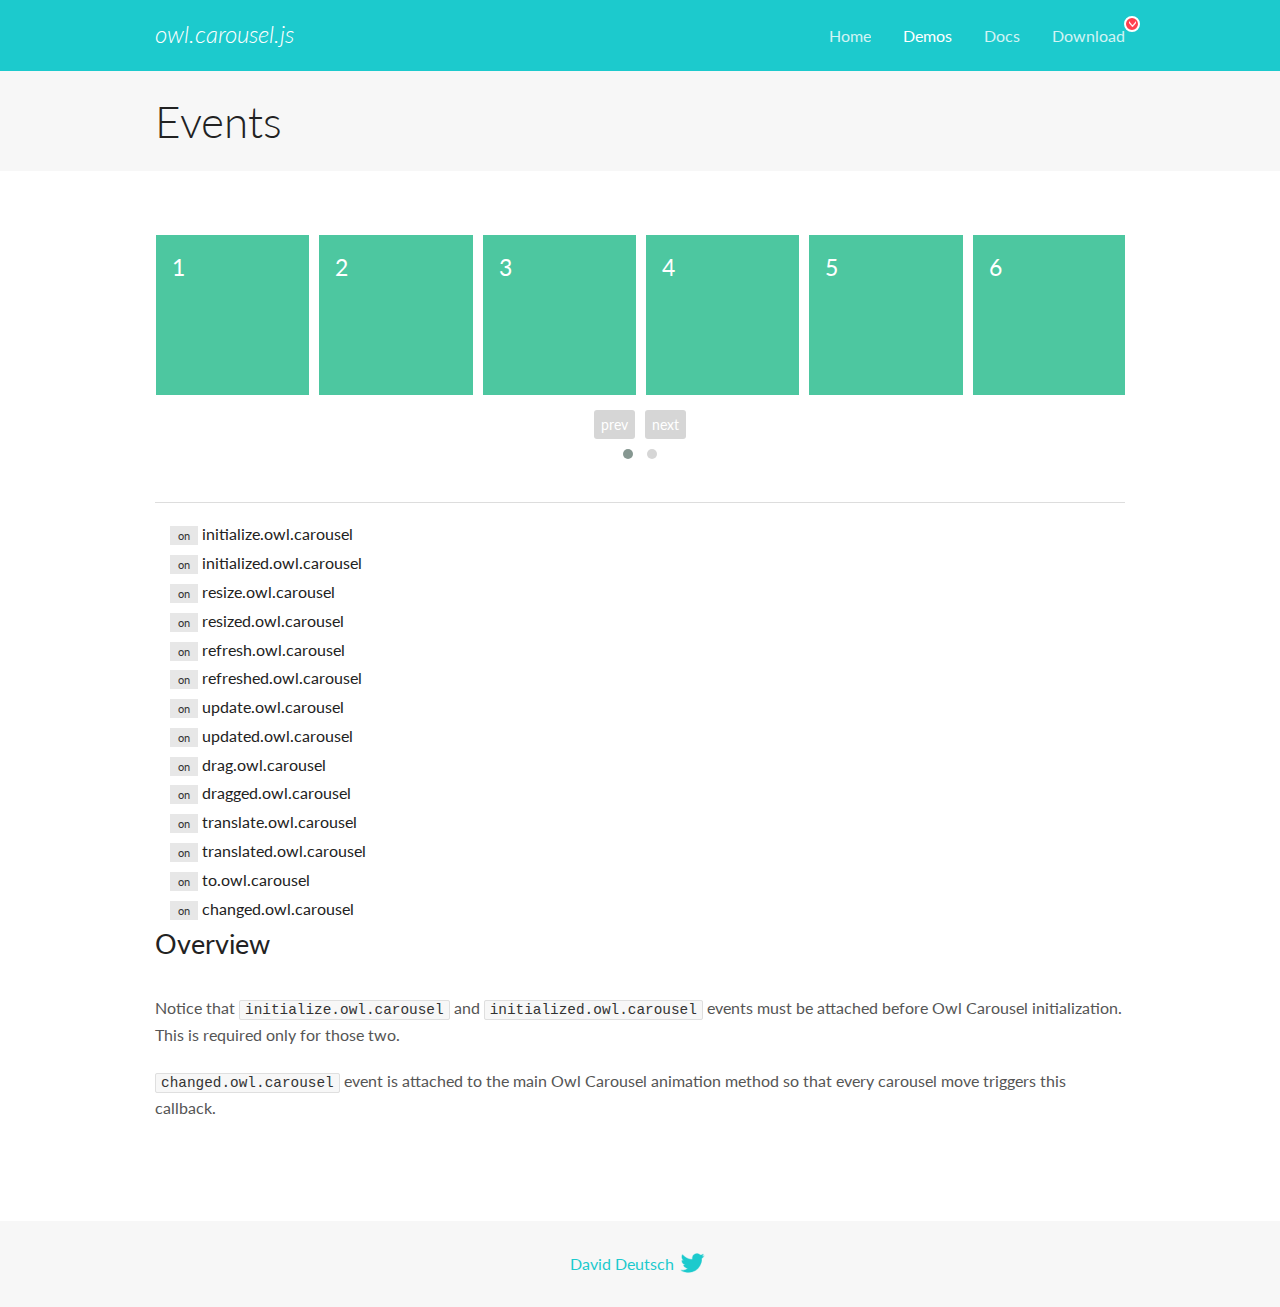
<file: Eventide-Grid/libs/OwlCarousel2-2.2.1/docs/demos/events.html>
<!DOCTYPE html>
<html lang="en">
  <head>

    <!-- head -->
    <meta charset="utf-8">
    <meta name="msapplication-tap-highlight" content="no" />
    <meta name="viewport" content="width=device-width, initial-scale=1.0" />
    <meta name="description" content="Events usage demo">
    <meta name="author" content="David Deutsch">
    <title>
      Events Demo | Owl Carousel | 2.2.1
    </title>

    <!-- Stylesheets -->
    <link href='https://fonts.googleapis.com/css?family=Lato:300,400,700,400italic,300italic' rel='stylesheet' type='text/css'>
    <link rel="stylesheet" href="../assets/css/docs.theme.min.css">

    <!-- Owl Stylesheets -->
    <link rel="stylesheet" href="../assets/owlcarousel/assets/owl.carousel.min.css">
    <link rel="stylesheet" href="../assets/owlcarousel/assets/owl.theme.default.min.css">

    <!-- HTML5 shim and Respond.js IE8 support of HTML5 elements and media queries -->

    <!--[if lt IE 9]>
      <script src="https://oss.maxcdn.com/libs/html5shiv/3.7.0/html5shiv.js"></script>
      <script src="https://oss.maxcdn.com/libs/respond.js/1.3.0/respond.min.js"></script>
    <![endif]-->

    <!-- Favicons -->
    <link rel="apple-touch-icon-precomposed" sizes="144x144" href="../assets/ico/apple-touch-icon-144-precomposed.png">
    <link rel="shortcut icon" href="../assets/ico/favicon.png">
    <link rel="shortcut icon" href="favicon.ico">

    <!-- Yeah i know js should not be in header. Its required for demos.-->

    <!-- javascript -->
    <script src="../assets/vendors/jquery.min.js"></script>
    <script src="../assets/owlcarousel/owl.carousel.js"></script>
  </head>
  <body>

    <!-- header -->
    <header class="header">
      <div class="row">
        <div class="large-12 columns">
          <div class="brand left">
            <h3>
              <a href="/OwlCarousel2/">owl.carousel.js</a> 
            </h3>
          </div>
          <a id="toggle-nav" class="right">
            <span></span> <span></span> <span></span> 
          </a> 
          <div class="nav-bar">
            <ul class="clearfix">
              <li> <a href="/OwlCarousel2/index.html">Home</a>  </li>
              <li class="active">
                <a href="/OwlCarousel2/demos/demos.html">Demos</a> 
              </li>
              <li> <a href="/OwlCarousel2/docs/started-welcome.html">Docs</a>  </li>
              <li>
                <a href="https://github.com/OwlCarousel2/OwlCarousel2/archive/2.2.1.zip">Download</a> 
                <span class="download"></span> 
              </li>
            </ul>
          </div>
        </div>
      </div>
    </header>

    <!-- title -->
    <section class="title">
      <div class="row">
        <div class="large-12 columns">
          <h1>Events</h1>
        </div>
      </div>
    </section>

    <!--  Demos -->
    <section id="demos">
      <div class="row">
        <div class="large-12 columns">
          <div class="owl-carousel owl-theme">
            <div class="item">
              <h4>1</h4>
            </div>
            <div class="item">
              <h4>2</h4>
            </div>
            <div class="item">
              <h4>3</h4>
            </div>
            <div class="item">
              <h4>4</h4>
            </div>
            <div class="item">
              <h4>5</h4>
            </div>
            <div class="item">
              <h4>6</h4>
            </div>
            <div class="item">
              <h4>7</h4>
            </div>
            <div class="item">
              <h4>8</h4>
            </div>
            <div class="item">
              <h4>9</h4>
            </div>
            <div class="item">
              <h4>10</h4>
            </div>
            <div class="item">
              <h4>11</h4>
            </div>
            <div class="item">
              <h4>12</h4>
            </div>
          </div>
          <hr>
          <div class="large-12 columns callbacks">
            <div><span class="label secondary initialize">on</span>  initialize.owl.carousel </div>
            <div><span class="label secondary initialized">on</span>  initialized.owl.carousel </div>
            <div><span class="label secondary resize">on</span>  resize.owl.carousel </div>
            <div><span class="label secondary resized">on</span>  resized.owl.carousel </div>
            <div><span class="label secondary refresh">on</span>  refresh.owl.carousel </div>
            <div><span class="label secondary refreshed">on</span>  refreshed.owl.carousel </div>
            <div><span class="label secondary update">on</span>  update.owl.carousel </div>
            <div><span class="label secondary updated">on</span>  updated.owl.carousel </div>
            <div><span class="label secondary drag">on</span>  drag.owl.carousel </div>
            <div><span class="label secondary dragged">on</span>  dragged.owl.carousel </div>
            <div><span class="label secondary translate">on</span>  translate.owl.carousel </div>
            <div><span class="label secondary translated">on</span>  translated.owl.carousel </div>
            <div><span class="label secondary to">on</span>  to.owl.carousel </div>
            <div><span class="label secondary changed">on</span>  changed.owl.carousel </div>
          </div>
          <h3 id="overview">Overview</h3>
          <p>Notice that <code>initialize.owl.carousel</code> and <code>initialized.owl.carousel</code> events must be attached before Owl Carousel initialization. This is required only for those two.</p>
          <p><code>changed.owl.carousel</code> event is attached to the main Owl Carousel animation method so that every carousel move triggers this callback.</p>
          <script>
            jQuery(document).ready(function($) {
              var owl = $('.owl-carousel');
              owl.on('initialize.owl.carousel initialized.owl.carousel ' +
                'initialize.owl.carousel initialize.owl.carousel ' +
                'resize.owl.carousel resized.owl.carousel ' +
                'refresh.owl.carousel refreshed.owl.carousel ' +
                'update.owl.carousel updated.owl.carousel ' +
                'drag.owl.carousel dragged.owl.carousel ' +
                'translate.owl.carousel translated.owl.carousel ' +
                'to.owl.carousel changed.owl.carousel',
                function(e) {
                  $('.' + e.type)
                    .removeClass('secondary')
                    .addClass('success');
                  window.setTimeout(function() {
                    $('.' + e.type)
                      .removeClass('success')
                      .addClass('secondary');
                  }, 500);
                });
              owl.owlCarousel({
                loop: true,
                nav: true,
                lazyLoad: true,
                margin: 10,
                video: true,
                responsive: {
                  0: {
                    items: 1
                  },
                  600: {
                    items: 3
                  },
                  960: {
                    items: 5,
                  },
                  1200: {
                    items: 6
                  }
                }
              });
            });
          </script>
        </div>
      </div>
    </section>

    <!-- footer -->
    <footer class="footer">
      <div class="row">
        <div class="large-12 columns">
          <h5>
            <a href="/OwlCarousel2/docs/support-contact.html">David Deutsch</a> 
            <a id="custom-tweet-button" href="https://twitter.com/share?url=https://github.com/OwlCarousel2/OwlCarousel2&text=Owl Carousel - This is so awesome! " target="_blank"></a> 
          </h5>
        </div>
      </div>
    </footer>

    <!-- vendors -->
    <script src="../assets/vendors/highlight.js"></script>
    <script src="../assets/js/app.js"></script>
  </body>
</html>
</file>
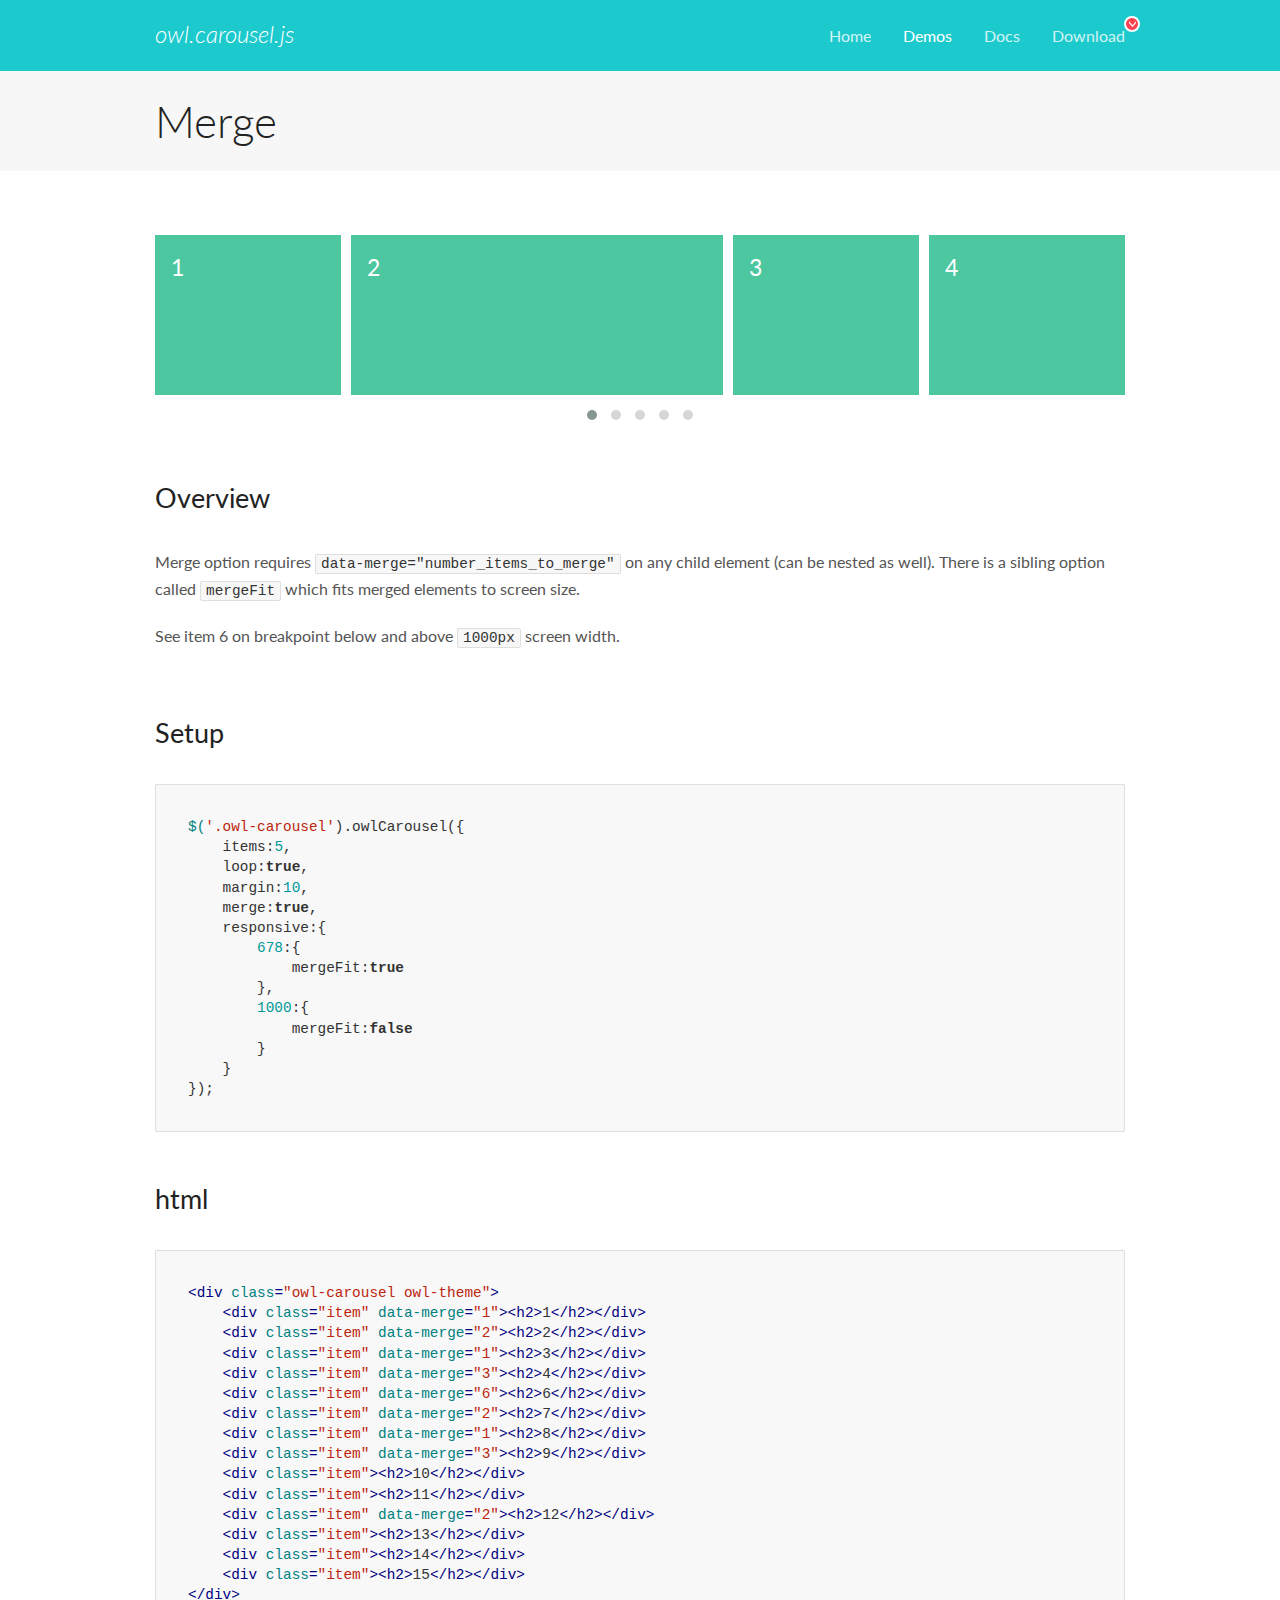
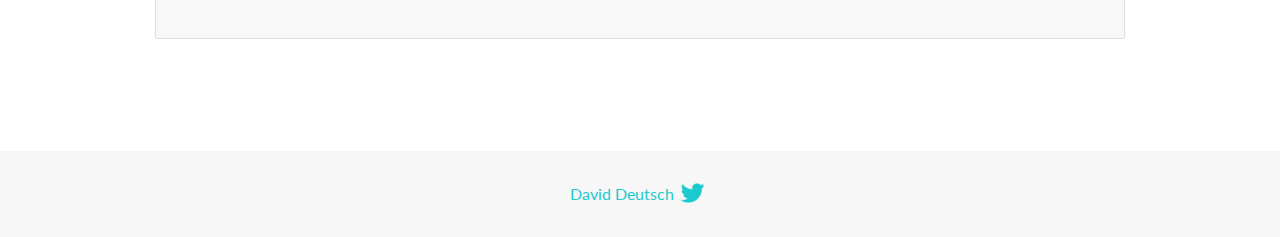
<file: Eventide-Grid/libs/OwlCarousel2-2.2.1/docs/demos/merge.html>
<!DOCTYPE html>
<html lang="en">
  <head>

    <!-- head -->
    <meta charset="utf-8">
    <meta name="msapplication-tap-highlight" content="no" />
    <meta name="viewport" content="width=device-width, initial-scale=1.0" />
    <meta name="description" content="Merge Items">
    <meta name="author" content="David Deutsch">
    <title>
      Merge Demo | Owl Carousel | 2.2.1
    </title>

    <!-- Stylesheets -->
    <link href='https://fonts.googleapis.com/css?family=Lato:300,400,700,400italic,300italic' rel='stylesheet' type='text/css'>
    <link rel="stylesheet" href="../assets/css/docs.theme.min.css">

    <!-- Owl Stylesheets -->
    <link rel="stylesheet" href="../assets/owlcarousel/assets/owl.carousel.min.css">
    <link rel="stylesheet" href="../assets/owlcarousel/assets/owl.theme.default.min.css">

    <!-- HTML5 shim and Respond.js IE8 support of HTML5 elements and media queries -->

    <!--[if lt IE 9]>
      <script src="https://oss.maxcdn.com/libs/html5shiv/3.7.0/html5shiv.js"></script>
      <script src="https://oss.maxcdn.com/libs/respond.js/1.3.0/respond.min.js"></script>
    <![endif]-->

    <!-- Favicons -->
    <link rel="apple-touch-icon-precomposed" sizes="144x144" href="../assets/ico/apple-touch-icon-144-precomposed.png">
    <link rel="shortcut icon" href="../assets/ico/favicon.png">
    <link rel="shortcut icon" href="favicon.ico">

    <!-- Yeah i know js should not be in header. Its required for demos.-->

    <!-- javascript -->
    <script src="../assets/vendors/jquery.min.js"></script>
    <script src="../assets/owlcarousel/owl.carousel.js"></script>
  </head>
  <body>

    <!-- header -->
    <header class="header">
      <div class="row">
        <div class="large-12 columns">
          <div class="brand left">
            <h3>
              <a href="/OwlCarousel2/">owl.carousel.js</a> 
            </h3>
          </div>
          <a id="toggle-nav" class="right">
            <span></span> <span></span> <span></span> 
          </a> 
          <div class="nav-bar">
            <ul class="clearfix">
              <li> <a href="/OwlCarousel2/index.html">Home</a>  </li>
              <li class="active">
                <a href="/OwlCarousel2/demos/demos.html">Demos</a> 
              </li>
              <li> <a href="/OwlCarousel2/docs/started-welcome.html">Docs</a>  </li>
              <li>
                <a href="https://github.com/OwlCarousel2/OwlCarousel2/archive/2.2.1.zip">Download</a> 
                <span class="download"></span> 
              </li>
            </ul>
          </div>
        </div>
      </div>
    </header>

    <!-- title -->
    <section class="title">
      <div class="row">
        <div class="large-12 columns">
          <h1>Merge</h1>
        </div>
      </div>
    </section>

    <!--  Demos -->
    <section id="demos">
      <div class="row">
        <div class="large-12 columns">
          <div class="owl-carousel owl-theme">
            <div class="item" data-merge="1">
              <h4>1</h4>
            </div>
            <div class="item" data-merge="2">
              <h4>2</h4>
            </div>
            <div class="item" data-merge="1">
              <h4>3</h4>
            </div>
            <div class="item" data-merge="3">
              <h4>4</h4>
            </div>
            <div class="item" data-merge="6">
              <h4>6</h4>
            </div>
            <div class="item" data-merge="2">
              <h4>7</h4>
            </div>
            <div class="item" data-merge="1">
              <h4>8</h4>
            </div>
            <div class="item" data-merge="3">
              <h4>9</h4>
            </div>
            <div class="item">
              <h4>10</h4>
            </div>
            <div class="item">
              <h4>11</h4>
            </div>
            <div class="item" data-merge="2">
              <h4>12</h4>
            </div>
            <div class="item">
              <h4>13</h4>
            </div>
            <div class="item">
              <h4>14</h4>
            </div>
            <div class="item">
              <h4>15</h4>
            </div>
          </div>
          <h3 id="overview">Overview</h3>
          <p>Merge option requires <code>data-merge=&quot;number_items_to_merge&quot;</code> on any child element (can be nested as well). There is a sibling option called <code>mergeFit</code> which fits merged elements to screen size. </p>
          <p>See item 6 on breakpoint below and above <code>1000px</code> screen width.</p>
          <h3 id="setup">Setup</h3>
          <pre><code>$(&#39;.owl-carousel&#39;).owlCarousel({
    items:5,
    loop:true,
    margin:10,
    merge:true,
    responsive:{
        678:{
            mergeFit:true
        },
        1000:{
            mergeFit:false
        }
    }
});</code></pre>
          <h3 id="html">html</h3>
          <pre><code>&lt;div class=&quot;owl-carousel owl-theme&quot;&gt;
    &lt;div class=&quot;item&quot; data-merge=&quot;1&quot;&gt;&lt;h2&gt;1&lt;/h2&gt;&lt;/div&gt;
    &lt;div class=&quot;item&quot; data-merge=&quot;2&quot;&gt;&lt;h2&gt;2&lt;/h2&gt;&lt;/div&gt;
    &lt;div class=&quot;item&quot; data-merge=&quot;1&quot;&gt;&lt;h2&gt;3&lt;/h2&gt;&lt;/div&gt;
    &lt;div class=&quot;item&quot; data-merge=&quot;3&quot;&gt;&lt;h2&gt;4&lt;/h2&gt;&lt;/div&gt;
    &lt;div class=&quot;item&quot; data-merge=&quot;6&quot;&gt;&lt;h2&gt;6&lt;/h2&gt;&lt;/div&gt;
    &lt;div class=&quot;item&quot; data-merge=&quot;2&quot;&gt;&lt;h2&gt;7&lt;/h2&gt;&lt;/div&gt;
    &lt;div class=&quot;item&quot; data-merge=&quot;1&quot;&gt;&lt;h2&gt;8&lt;/h2&gt;&lt;/div&gt;
    &lt;div class=&quot;item&quot; data-merge=&quot;3&quot;&gt;&lt;h2&gt;9&lt;/h2&gt;&lt;/div&gt;
    &lt;div class=&quot;item&quot;&gt;&lt;h2&gt;10&lt;/h2&gt;&lt;/div&gt;
    &lt;div class=&quot;item&quot;&gt;&lt;h2&gt;11&lt;/h2&gt;&lt;/div&gt;
    &lt;div class=&quot;item&quot; data-merge=&quot;2&quot;&gt;&lt;h2&gt;12&lt;/h2&gt;&lt;/div&gt;
    &lt;div class=&quot;item&quot;&gt;&lt;h2&gt;13&lt;/h2&gt;&lt;/div&gt;
    &lt;div class=&quot;item&quot;&gt;&lt;h2&gt;14&lt;/h2&gt;&lt;/div&gt;
    &lt;div class=&quot;item&quot;&gt;&lt;h2&gt;15&lt;/h2&gt;&lt;/div&gt;
&lt;/div&gt;</code></pre>
          <script>
            $(document).ready(function() {
              $('.owl-carousel').owlCarousel({
                items: 5,
                loop: true,
                margin: 10,
                merge: true,
                responsive: {
                  678: {
                    mergeFit: true
                  },
                  1000: {
                    mergeFit: false
                  }
                }
              });
            })
          </script>
        </div>
      </div>
    </section>

    <!-- footer -->
    <footer class="footer">
      <div class="row">
        <div class="large-12 columns">
          <h5>
            <a href="/OwlCarousel2/docs/support-contact.html">David Deutsch</a> 
            <a id="custom-tweet-button" href="https://twitter.com/share?url=https://github.com/OwlCarousel2/OwlCarousel2&text=Owl Carousel - This is so awesome! " target="_blank"></a> 
          </h5>
        </div>
      </div>
    </footer>

    <!-- vendors -->
    <script src="../assets/vendors/highlight.js"></script>
    <script src="../assets/js/app.js"></script>
  </body>
</html>
</file>
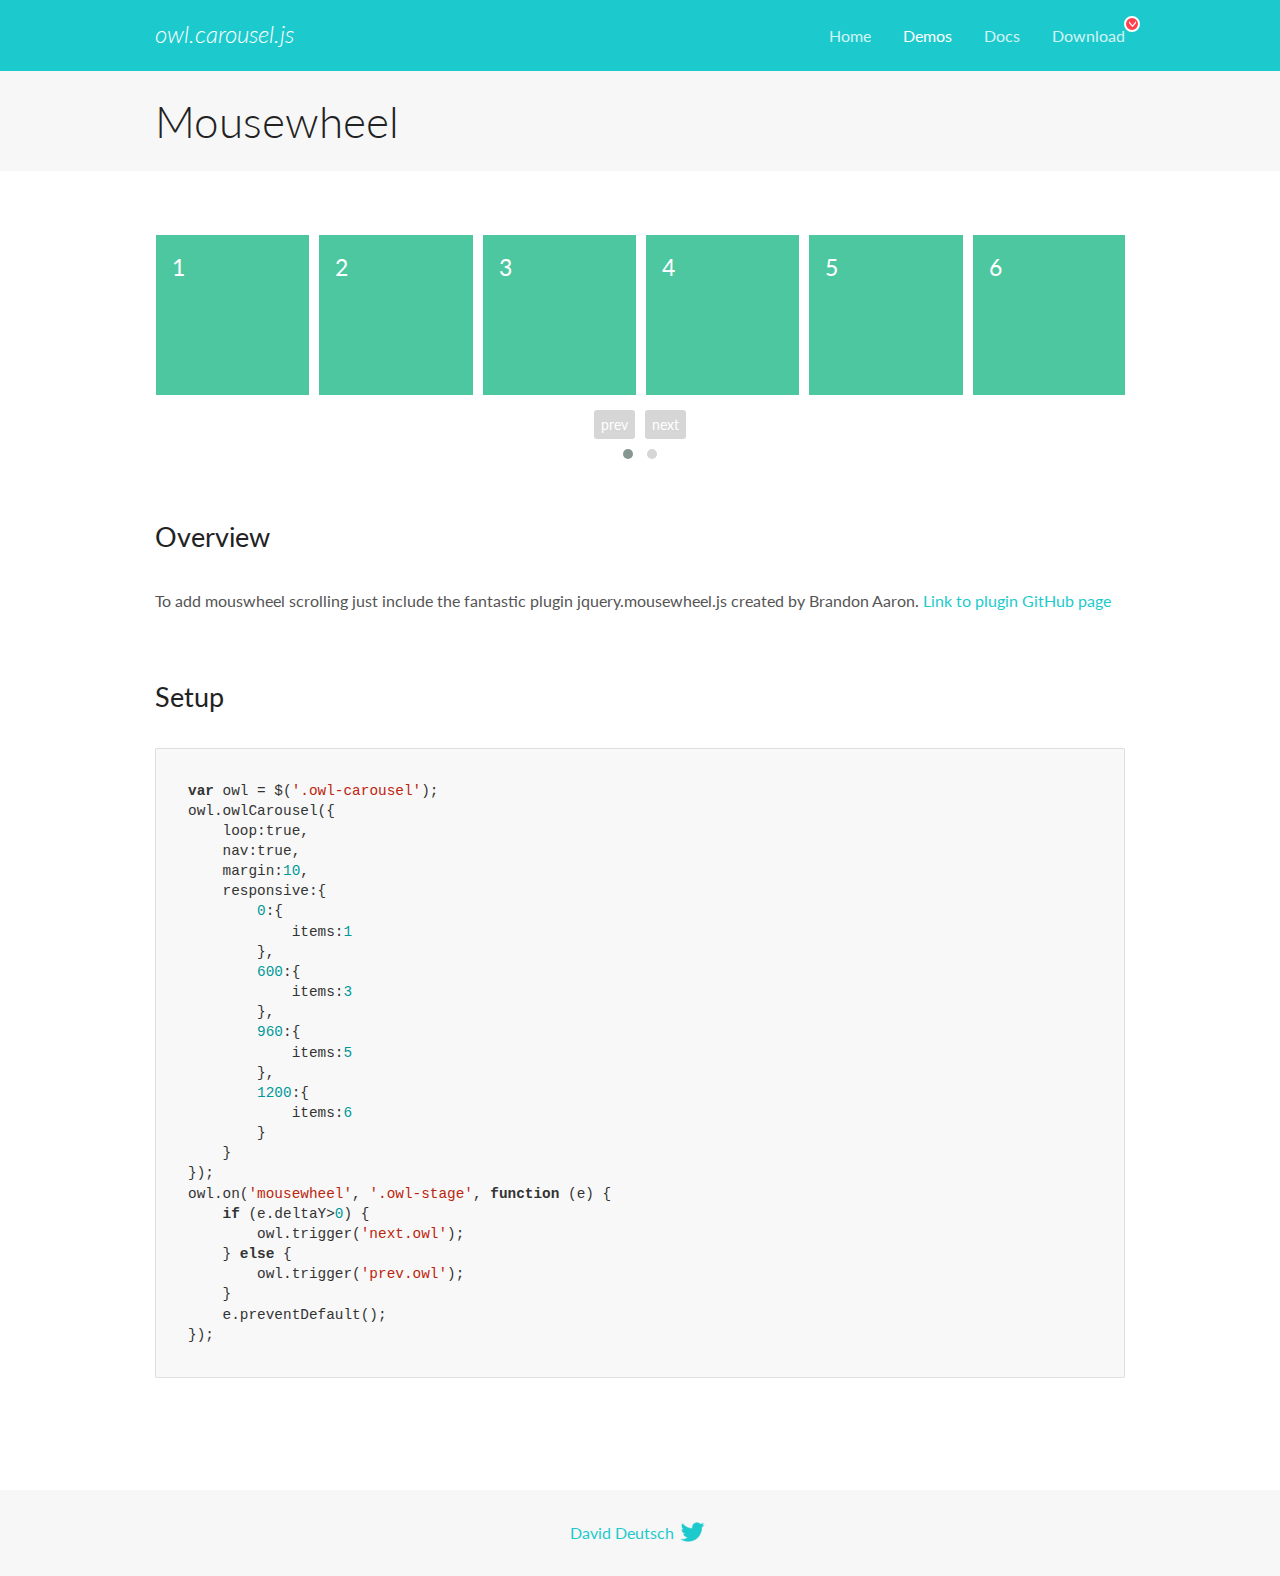
<file: Eventide-Grid/libs/OwlCarousel2-2.2.1/docs/demos/mousewheel.html>
<!DOCTYPE html>
<html lang="en">
  <head>

    <!-- head -->
    <meta charset="utf-8">
    <meta name="msapplication-tap-highlight" content="no" />
    <meta name="viewport" content="width=device-width, initial-scale=1.0" />
    <meta name="description" content="Mousewheel usage demo">
    <meta name="author" content="David Deutsch">
    <title>
      Mousewheel Demo | Owl Carousel | 2.2.1
    </title>

    <!-- Stylesheets -->
    <link href='https://fonts.googleapis.com/css?family=Lato:300,400,700,400italic,300italic' rel='stylesheet' type='text/css'>
    <link rel="stylesheet" href="../assets/css/docs.theme.min.css">

    <!-- Owl Stylesheets -->
    <link rel="stylesheet" href="../assets/owlcarousel/assets/owl.carousel.min.css">
    <link rel="stylesheet" href="../assets/owlcarousel/assets/owl.theme.default.min.css">

    <!-- HTML5 shim and Respond.js IE8 support of HTML5 elements and media queries -->

    <!--[if lt IE 9]>
      <script src="https://oss.maxcdn.com/libs/html5shiv/3.7.0/html5shiv.js"></script>
      <script src="https://oss.maxcdn.com/libs/respond.js/1.3.0/respond.min.js"></script>
    <![endif]-->

    <!-- Favicons -->
    <link rel="apple-touch-icon-precomposed" sizes="144x144" href="../assets/ico/apple-touch-icon-144-precomposed.png">
    <link rel="shortcut icon" href="../assets/ico/favicon.png">
    <link rel="shortcut icon" href="favicon.ico">

    <!-- Yeah i know js should not be in header. Its required for demos.-->

    <!-- javascript -->
    <script src="../assets/vendors/jquery.min.js"></script>
    <script src="../assets/owlcarousel/owl.carousel.js"></script>
  </head>
  <body>

    <!-- header -->
    <header class="header">
      <div class="row">
        <div class="large-12 columns">
          <div class="brand left">
            <h3>
              <a href="/OwlCarousel2/">owl.carousel.js</a> 
            </h3>
          </div>
          <a id="toggle-nav" class="right">
            <span></span> <span></span> <span></span> 
          </a> 
          <div class="nav-bar">
            <ul class="clearfix">
              <li> <a href="/OwlCarousel2/index.html">Home</a>  </li>
              <li class="active">
                <a href="/OwlCarousel2/demos/demos.html">Demos</a> 
              </li>
              <li> <a href="/OwlCarousel2/docs/started-welcome.html">Docs</a>  </li>
              <li>
                <a href="https://github.com/OwlCarousel2/OwlCarousel2/archive/2.2.1.zip">Download</a> 
                <span class="download"></span> 
              </li>
            </ul>
          </div>
        </div>
      </div>
    </header>

    <!-- title -->
    <section class="title">
      <div class="row">
        <div class="large-12 columns">
          <h1>Mousewheel</h1>
        </div>
      </div>
    </section>

    <!--  Demos -->
    <section id="demos">
      <div class="row">
        <div class="large-12 columns">
          <div class="owl-carousel owl-theme">
            <div class="item">
              <h4>1</h4>
            </div>
            <div class="item">
              <h4>2</h4>
            </div>
            <div class="item">
              <h4>3</h4>
            </div>
            <div class="item">
              <h4>4</h4>
            </div>
            <div class="item">
              <h4>5</h4>
            </div>
            <div class="item">
              <h4>6</h4>
            </div>
            <div class="item">
              <h4>7</h4>
            </div>
            <div class="item">
              <h4>8</h4>
            </div>
            <div class="item">
              <h4>9</h4>
            </div>
            <div class="item">
              <h4>10</h4>
            </div>
            <div class="item">
              <h4>11</h4>
            </div>
            <div class="item">
              <h4>12</h4>
            </div>
          </div>
          <h3 id="overview">Overview</h3>
          <p>To add mouswheel scrolling just include the fantastic plugin jquery.mousewheel.js created by Brandon Aaron.
            <a href="https://github.com/brandonaaron/jquery-mousewheel">Link to plugin GitHub page</a> 
          </p>
          <h3 id="setup">Setup</h3>
          <pre><code>var owl = $(&#39;.owl-carousel&#39;);
owl.owlCarousel({
    loop:true,
    nav:true,
    margin:10,
    responsive:{
        0:{
            items:1
        },
        600:{
            items:3
        },            
        960:{
            items:5
        },
        1200:{
            items:6
        }
    }
});
owl.on(&#39;mousewheel&#39;, &#39;.owl-stage&#39;, function (e) {
    if (e.deltaY&gt;0) {
        owl.trigger(&#39;next.owl&#39;);
    } else {
        owl.trigger(&#39;prev.owl&#39;);
    }
    e.preventDefault();
});</code></pre>
          <script src="../assets/vendors/jquery.mousewheel.min.js"></script>
          <script>
            $(document).ready(function() {
              var owl = $('.owl-carousel');
              owl.owlCarousel({
                loop: true,
                nav: true,
                margin: 10,
                responsive: {
                  0: {
                    items: 1
                  },
                  600: {
                    items: 3
                  },
                  960: {
                    items: 5
                  },
                  1200: {
                    items: 6
                  }
                }
              });
              owl.on('mousewheel', '.owl-stage', function(e) {
                if (e.deltaY > 0) {
                  owl.trigger('next.owl');
                } else {
                  owl.trigger('prev.owl');
                }
                e.preventDefault();
              });
            })
          </script>
        </div>
      </div>
    </section>

    <!-- footer -->
    <footer class="footer">
      <div class="row">
        <div class="large-12 columns">
          <h5>
            <a href="/OwlCarousel2/docs/support-contact.html">David Deutsch</a> 
            <a id="custom-tweet-button" href="https://twitter.com/share?url=https://github.com/OwlCarousel2/OwlCarousel2&text=Owl Carousel - This is so awesome! " target="_blank"></a> 
          </h5>
        </div>
      </div>
    </footer>

    <!-- vendors -->
    <script src="../assets/vendors/highlight.js"></script>
    <script src="../assets/js/app.js"></script>
  </body>
</html>
</file>
<file: Eventide-Grid/css/style.css>
*{
	margin: 0;
	padding: 0;
}
body{
	min-width: 320px;
	font-family: 'Ubuntu';
	color: #828689;
}
a, a:hover{
	color: inherit;
	text-decoration: none;
	font-family: 'Montserrat';
}
.h2{
	font-family: 'Montserrat';
	font-size: 30px;
	text-transform: uppercase;
	margin-bottom: 30px;
}
.large{
	font-size: 22px;
	margin-bottom: 30px;
}
ul{
	list-style: none;
}
.wrap{
	max-width: 1170px;
	box-sizing: border-box;
	margin: auto;
	padding: 0 15px;
}
.link{
	color: #2cc7c1;
	text-transform: uppercase;
	font-family: 'Montserrat';
	font-weight: 700;
	font-size: 17px;
}


.header{
	background: url(../img/2.jpg) no-repeat center;
	background-size: cover;
	height: 100vh;
	display: flex;
}
.header_logo{
	position: relative;
	left: 29px;
}
.header_text{
	margin: auto;
	max-width: 610px;
	text-align: center;
	color: #fff;
}

.header_title{
	font-family: 'Montserrat';
	font-size: 31px;
	font-weight: 700;
	margin: 28px 0;
}
.header_desc{
	font-size: 20px;
	font-family: 'Ubuntu';
	margin-bottom: 45px;
}
.header_title span{
	color: #d5423a;
	font-weight: bold;
	margin-bottom: 50px;
}
[class*=btn-]{
	padding: 15px 26px;
	color: #fff;
	display: inline-block;
	border-radius: 4px;
	font-size: 17px;
}
.btn-blue{
	background: #7ea4e8;
	margin-right: 30px;
	text-transform: uppercase;
}
.header_text .btn-default{
	background: #8a8a8a;
	padding: 15px 34px;
}
.section_top{
	padding: 100px 0;
	border-bottom: 8px solid #ccc;
}
.section_top .main_event{
	display: grid;
	grid-template-columns: repeat(12, 1fr);
}
.section_top .main_event .left{
	grid-column: 1 / 6;
}
.section_top .main_event .left .large{
	margin: 30px 0;
}
.section_top .main_event .right{
	grid-column: 7 / 13;
}
.section_top .main_event .list-image{
	display: flex;
	align-items: start;
	margin-top: 30px;
}
.section_top .main_event .list-image ul{
	list-style: none;
	padding-left: 10px;
	line-height: 30px;
}
.section_top .main_event .list-image ul li:before{
	content: '\f058';
	color: #4ed2d7;
	font-family: 'FontAwesome';
	margin-right: 10px;
}
.tabs{
	border: 3px solid #ececec;
}
.tabs .menu-tabs{
	display: flex;
}
.tabs .menu-tabs li{
	flex-grow: 1;
	text-align: center;
}
.tabs .menu-tabs li a{
	padding: 20px 0;
	background: #ececec;
	display: block;
	font-family: 'Ubuntu';
	font-weight: 700;
}
.tabs .menu-tabs li a.active{
	background: #fff;
}
.tabs .tab-content{
	padding: 30px 0 40px 30px;
}
.event_speakers{
	text-align: center;
	margin-top: 120px;
	margin-bottom: 65px;
}





.section_top .event_icon{
	display: grid;
	grid-template-columns: repeat(4, 1fr);
	grid-gap: 30px;
	text-align: center;
}
.section_top .event_icon .box{
}
.section_top .event_icon .image{
	width: 140px;
	height: 140px;
	margin: auto;
}
.section_top .event_icon img{
	border-radius: 50%;
	width: 100%;
}
.section_top .event_icon .h3{
	text-transform: uppercase;
	font-size: 20px;
	margin-top: 30px;
	margin-bottom: 20px;
}
.section_top .event_icon .icon{
	font-size: 40px;
	color: #fff;
	line-height: 140px;
	width: 140px;
	border-radius: 50%;
	background: #4ed2d7;
	text-align: center;
	margin: auto;
	position: absolute;
	left: 0;
	right: 0;
	transform: scale(0);
	transition: transform 1s;
	opacity: 0.6;
}
.section_top .event_icon .image-icon{
	position: relative;
}
.section_top .event_icon .image-icon:hover .icon{
	transform: scale(1);
}
.section_top .event_text_btn{
	margin-top: 66px;
	text-align: center;
}
.section_top .event_text_btn .large{
	margin-bottom: 26px;
}

.section_center{
	padding: 120px 0 15px;
}
.section_center .boxes{
	display: grid;
	grid-template-columns: repeat(12, 1fr);
}
.section_center .box{
	/*background: #ccc;*/
	margin-bottom: 125px;
	border-radius: 3px;
}
.section_center .box:nth-child(1){
	grid-column: 1 / 6
}
.section_center .box:nth-child(2){
	grid-column: 7 / 13
}
.event_schedule_tabs{
	border: 3px solid #ececec;
}
.event_schedule_tabs .menu_tabs{
	display: flex;
}
.event_schedule_tabs .menu_tabs li{
	/*flex-grow: 1;*/
	text-align: center;
}
.event_schedule_tabs .menu_tabs li a{
	padding: 25px 29px;
	background: #ececec;
	display: block;
	font-family: 'Ubuntu';
	font-weight: 700;
}
.event_schedule_tabs .menu_tabs li:nth-child(3){
	/*padding: 25px 29px;*/
	background: #ececec;
	display: block;
	flex-grow: 1;
	font-family: 'Ubuntu';
	font-weight: 700;
	text-align: left;
}
.event_schedule_tabs .menu_tabs li a.active{
	background: #fff;
}
.event_schedule_tabs .tab_content{
	padding: 25px 18px;
}
.section_center .box:nth-child(3){
	grid-column: 1 / 7
}
.section_center .box:nth-child(4){
	grid-column: 8 / 13
}
.section_center .box:nth-child(5){
	grid-column: 1 / 6;
}
.section_center .box:nth-child(6){
	grid-column: 7 / 13;
}
.section_center .box:nth-child(6) .carousel,
.section_center .box:nth-child(6) .carousel-inner,
.section_center .box:nth-child(6) .carousel-item,
.section_center .box:nth-child(6) img{
	height: 100% !important;
}
.section_center .boxes .box p{
	margin-bottom: 30px;
}
.event_schedule_tabs .tab_content .tab_box ul{
	display: flex;
	flex-wrap: wrap;
	align-items: center;
}
.event_schedule_tabs .tab_content .tab_box ul li:nth-child(3){
	flex-grow: 1;
	text-align: right;
	color: #2cc7c1;
	font-size: 18px;
}
.event_schedule_tabs .tab_content .tab_box ul li:nth-child(1){
	border-radius: 3px;
	background: #2cc7c1;
	color: #fff;
	padding: 3px 8px;
	margin-right: 25px;
}
.event_schedule_tabs .tab_content .tab_box ul li:nth-child(2){
	font-family: 'Ubuntu';
	font-weight: 500;
}
.event_schedule_tabs .tab_content .tab_box p{
	margin-bottom: 25px;
}

.section_bottom{
	background: url(../img/slider2.jpg) no-repeat center;
	background-size: cover;
	padding: 150px 0;
	text-align: center;
}

.section_bottom h2{
	margin-bottom: 23px;
}
.section_bottom .large{
	margin-bottom: 55px;
}
.section_bottom .entry{
	padding: 50px 45px;
	background: #fff;
	display: grid;
	max-width: 975px;
	margin: auto;
	grid-template-columns: repeat(4, 1fr);
	grid-gap: 30px;
}
.section_bottom .btn-blue{
	background: #7ea4e8;
	margin-right: 0;
	padding: 15px 22px;
	text-transform: uppercase;
	border: none;
}
.section_bottom input,
.section_bottom select{
	box-sizing: border-box;
	border: 2px solid transparent;
	padding: 14px;
	width: 100%;
	background: #efefef;
	border-radius: 3px;
}
.section_bottom input:focus,
.section_bottom select:focus{
	background: #fff;
	border: 2px solid #2cc7c1;
}
.section_bottom input:focus::placeholder {
	color: #f00;
}
.inp {
	position: relative;
}
.inp .fa {
	position: absolute;
	right: 20px;
	top: 20px;
	color: #2cc7c1;
	display: none;
}
.section_bottom input:invalid {
	border: 2px solid #f00;
	box-shadow: none;
}
.section_bottom input:valid + .fa{
	display: block;
}

.sponsors{
	padding: 100px 0;
}
.sponsors .slider{
	max-width: 1170px;
	margin: auto;
}
.owl-stage{
	display: flex;
	align-items: center;
}
.sponsors .spon{
	margin: 0 50px;
}

.map img{
	width: 100%;
}

.footer{
	padding: 90px 0 77px 0;
	background: #525b64;
}
.footer h2{
	color: #fff;
}
.footer p{
	color: #cdd0d2;
}
.footer .wrap{
	display: grid;
	/*grid-template-columns: repeat(12, 1fr);*/
	grid-template-columns: 5fr 3fr 3fr;
	grid-gap: 127px;
}
/*.footer .wrap .stat{
	grid-column: 1 / 6;
}
.footer .wrap .help{
	grid-column: 7 / 10;
}
.footer .wrap .contacts{
	grid-column: 11 / 13;
}
.footer .wrap .contacts .link i{
	margin-right: 12px;
}*/
.copyright{
	padding: 15px;
	font-size: 14px;
	background: #3f464c;
	font-weight: 500;
}
</file>
